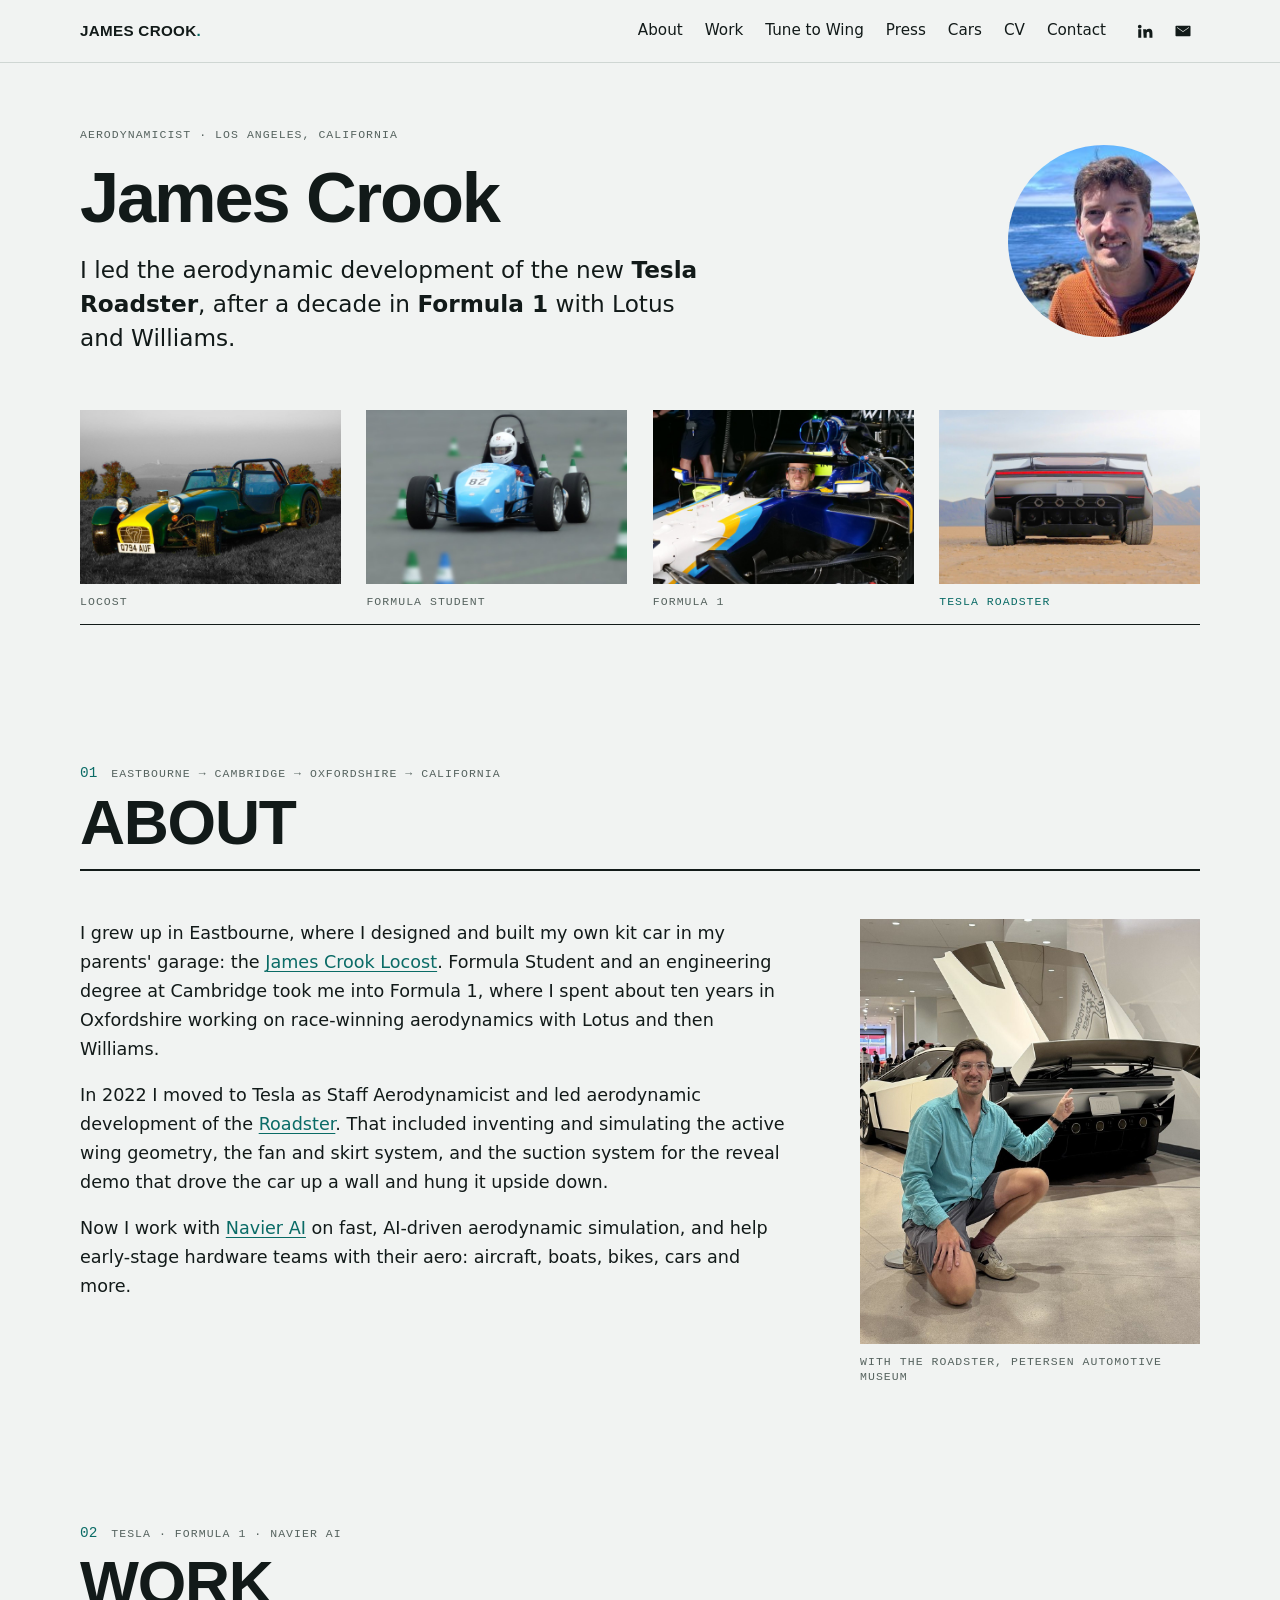
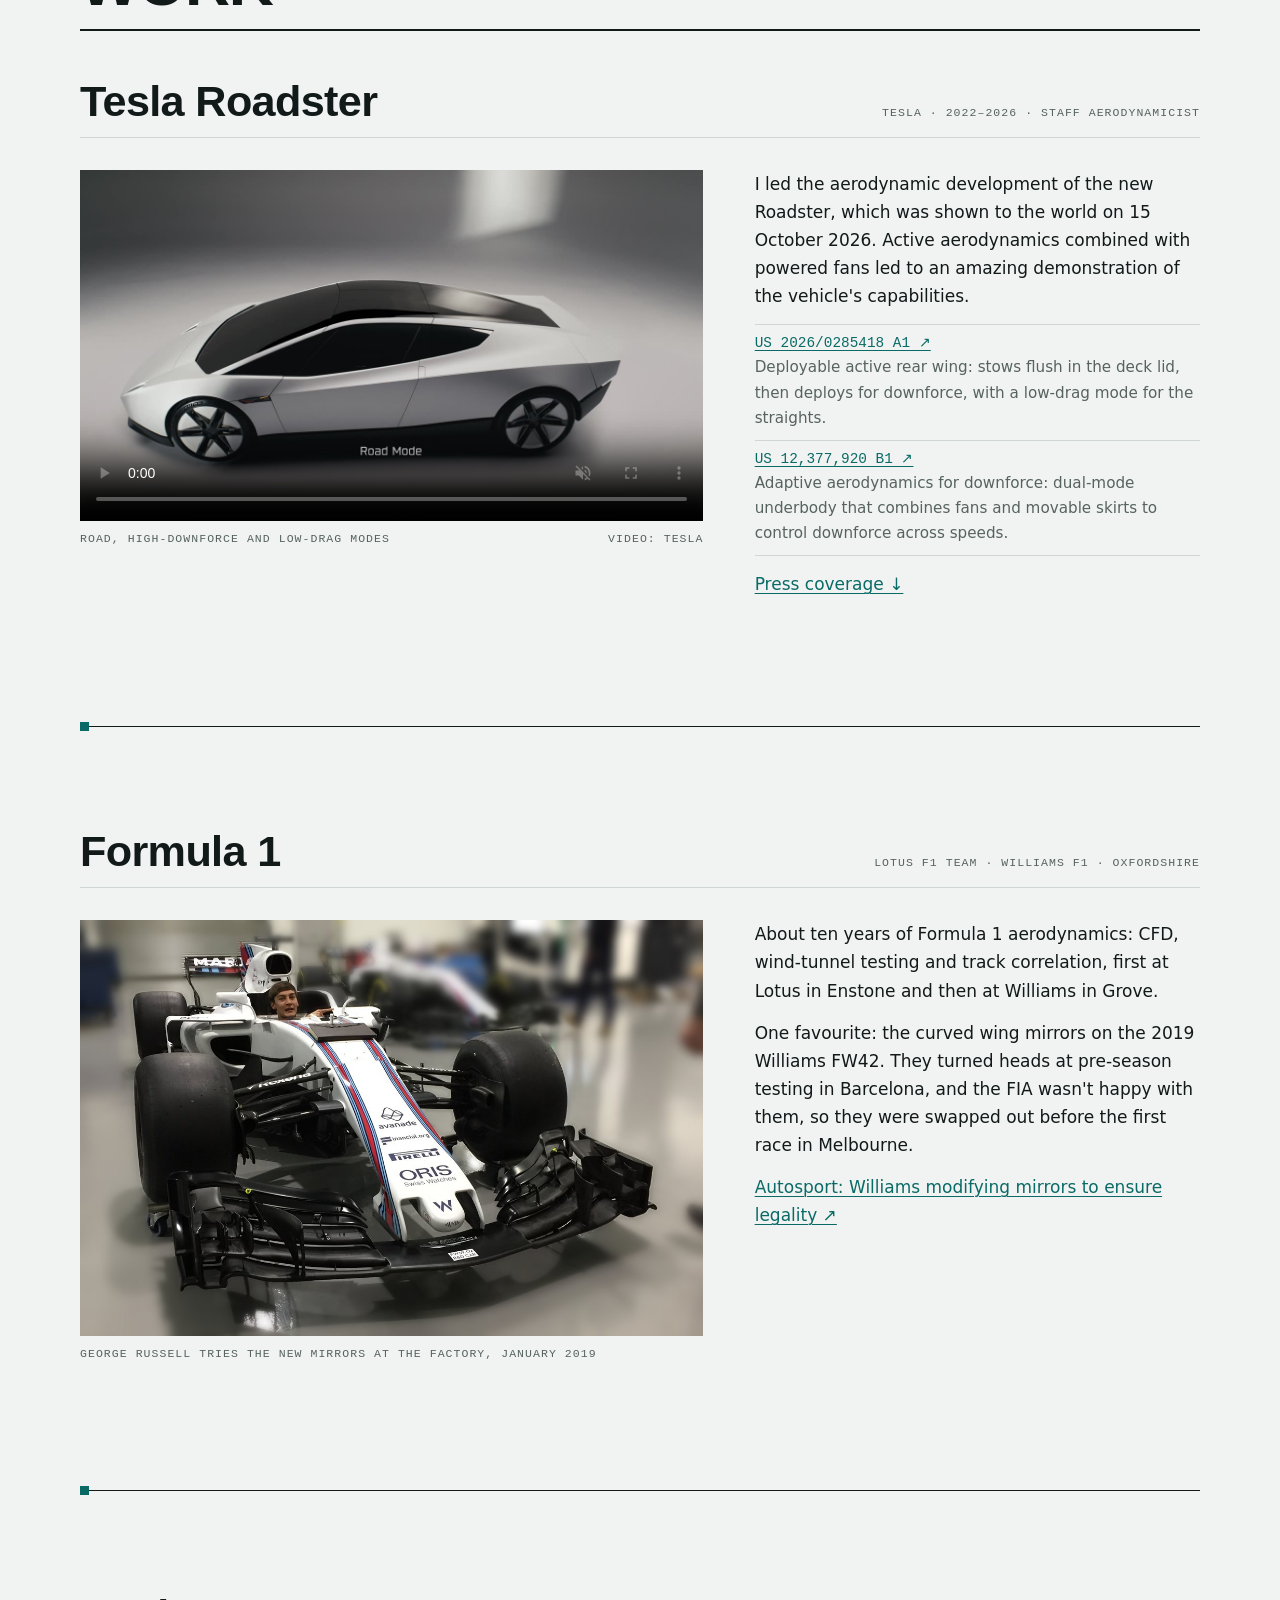
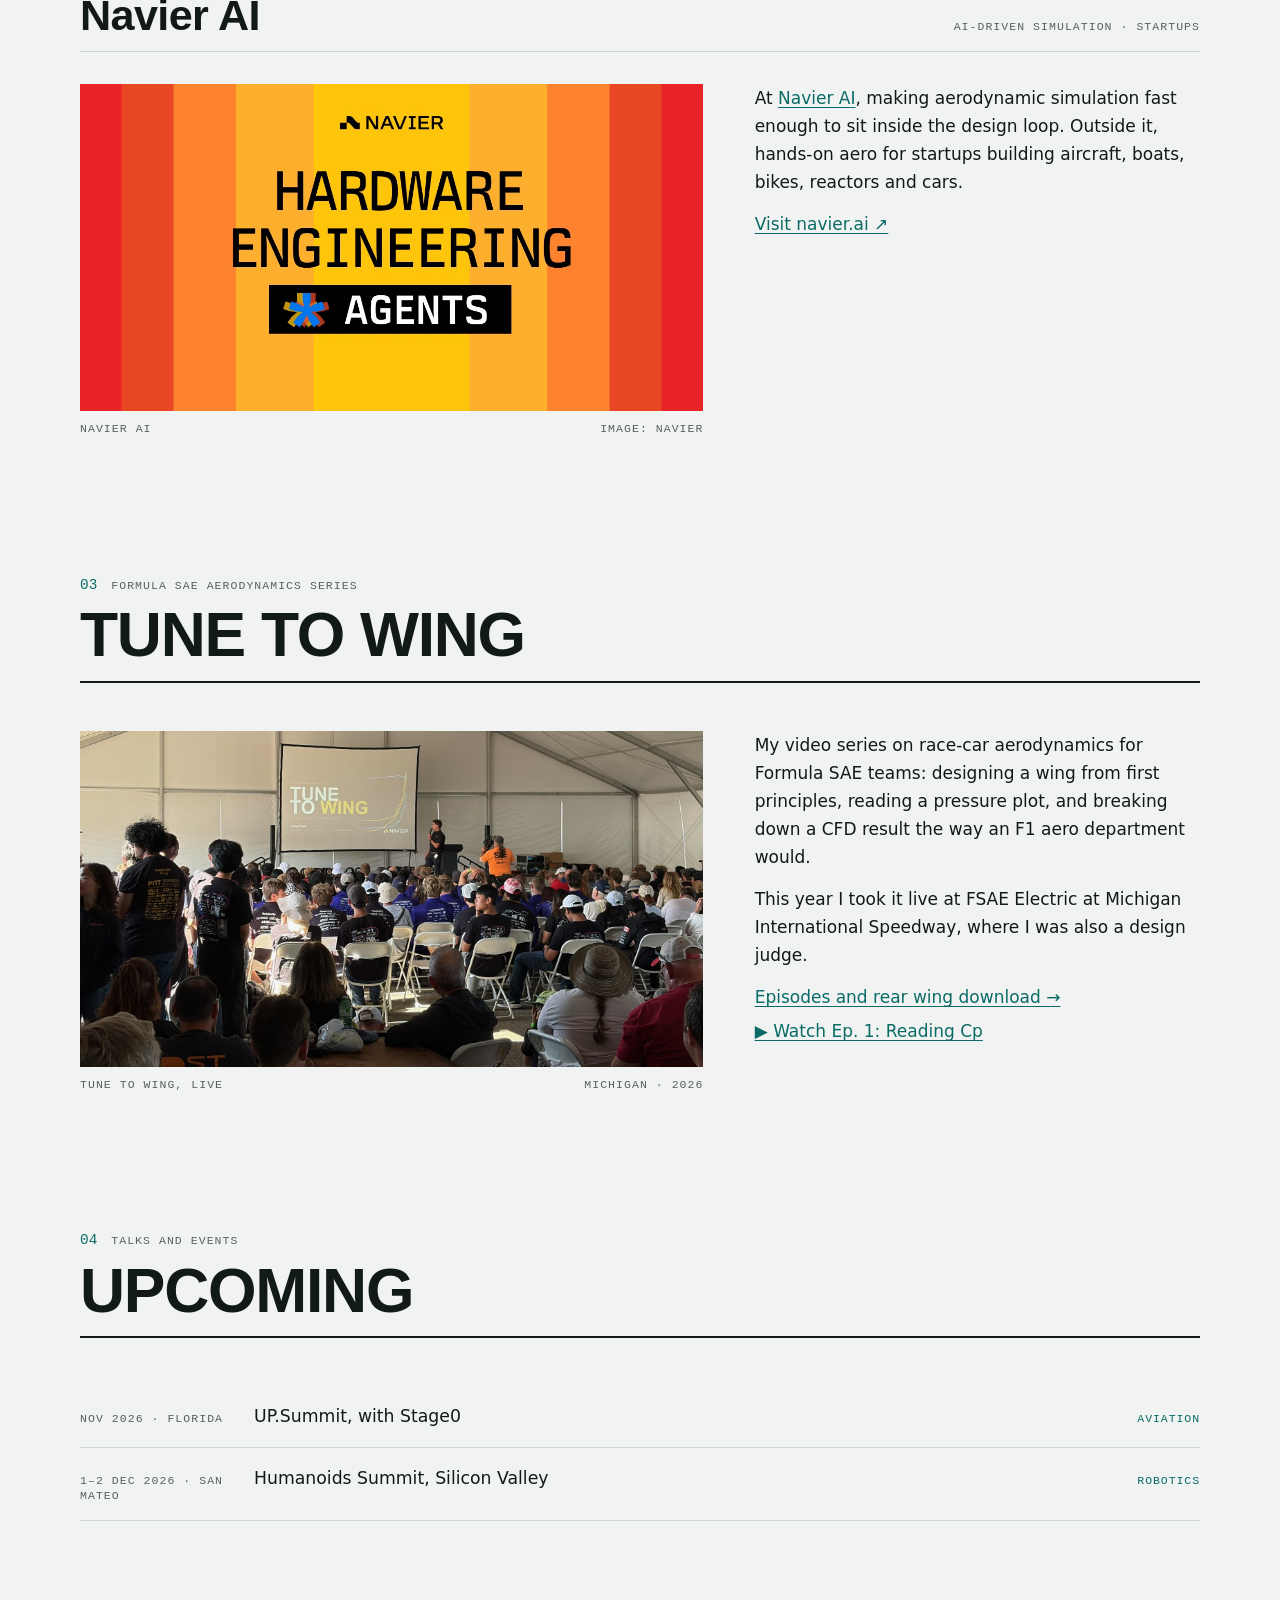
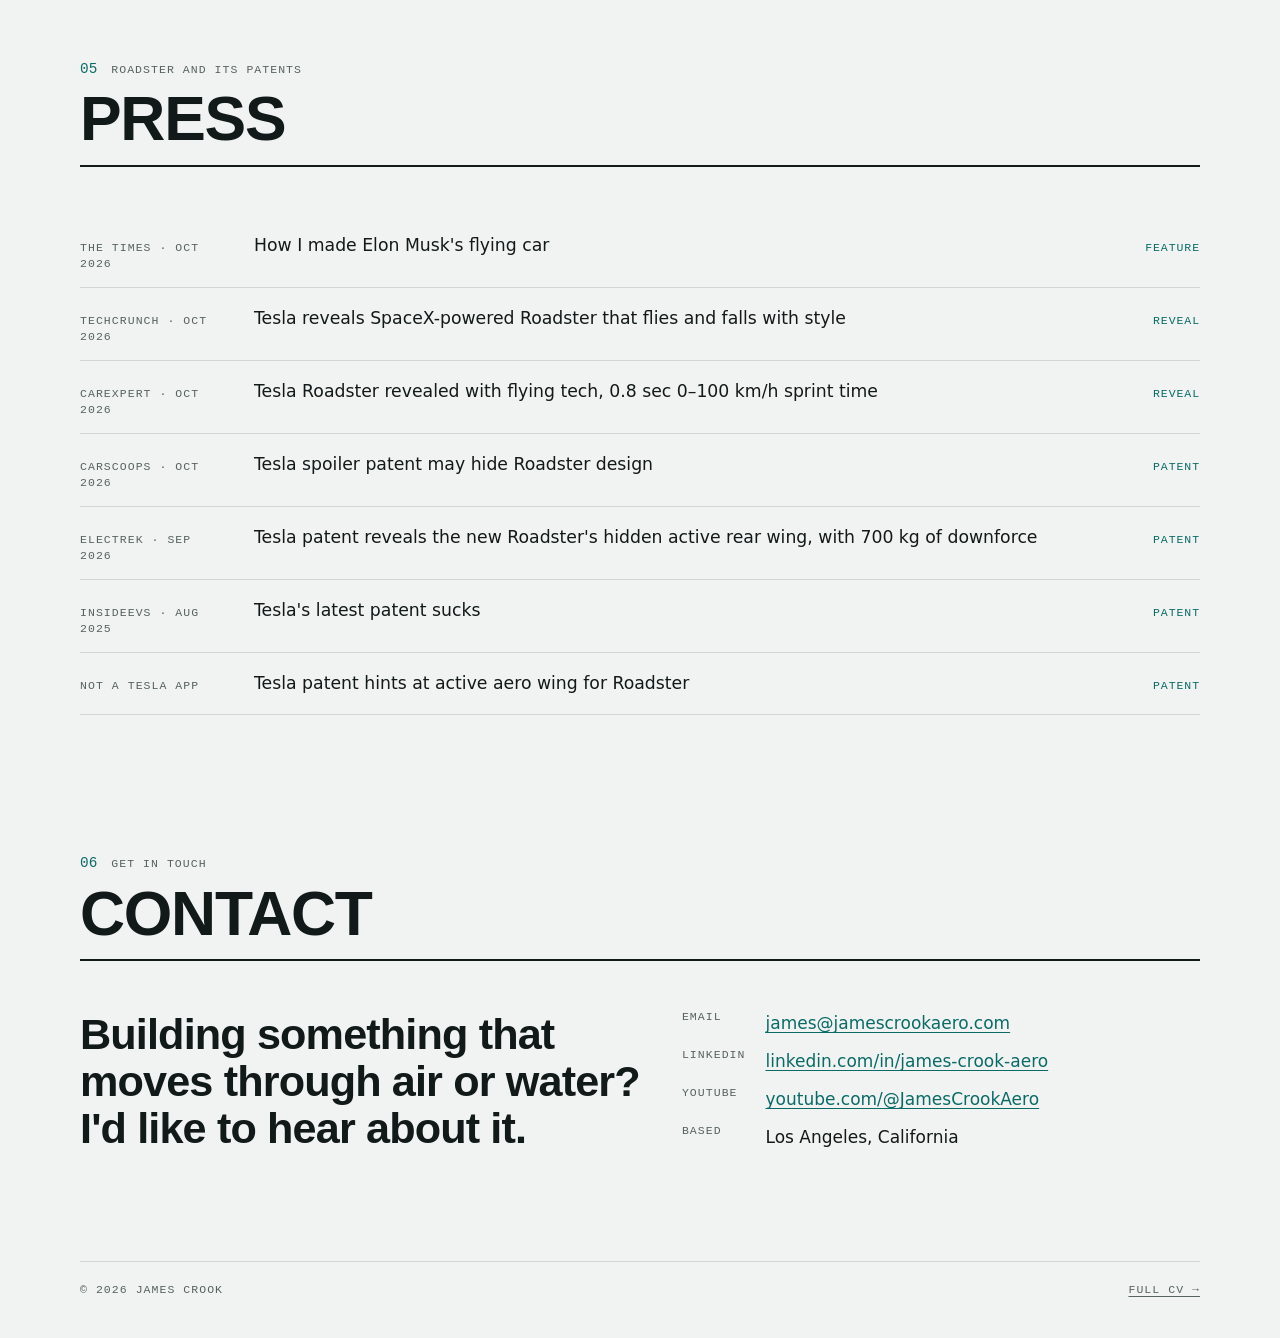
<file: index.html>
<!doctype html>
<html lang="en">
<head>
<meta charset="utf-8">
<meta http-equiv="Content-Security-Policy" content="default-src 'self'; script-src 'self'; style-src 'self' 'unsafe-inline' https://fonts.googleapis.com; font-src https://fonts.gstatic.com; img-src 'self' data: https://jamescrookaero.goatcounter.com; frame-src https://www.youtube-nocookie.com; connect-src 'self' https://jamescrookaero.goatcounter.com; object-src 'none'; base-uri 'self'; form-action 'none'">
<meta name="referrer" content="strict-origin-when-cross-origin">
<meta name="viewport" content="width=device-width, initial-scale=1, viewport-fit=cover">
<title>James Crook · Aerodynamicist</title>
<meta name="description" content="James Crook, aerodynamicist. Led aerodynamic development of the new Tesla Roadster after a decade in Formula 1 with Lotus and Williams.">
<meta property="og:title" content="James Crook · Aerodynamicist">
<meta property="og:description" content="Led aerodynamic development of the new Tesla Roadster, after a decade in Formula 1 with Lotus and Williams.">
<meta property="og:type" content="website">
<meta property="og:url" content="https://jamescrookaero.com/">
<meta property="og:image" content="https://jamescrookaero.com/og.png">
<meta property="og:image:width" content="1200">
<meta property="og:image:height" content="630">
<meta property="og:image:alt" content="James Crook, aerodynamicist">
<meta property="og:site_name" content="James Crook">
<meta name="twitter:card" content="summary_large_image">
<link rel="canonical" href="https://jamescrookaero.com/">
<link rel="icon" href="favicon.svg" type="image/svg+xml">
<link rel="preconnect" href="https://fonts.googleapis.com">
<link rel="preconnect" href="https://fonts.gstatic.com" crossorigin>
<link rel="stylesheet" href="https://fonts.googleapis.com/css2?family=Archivo:wdth,wght@62..125,100..900&family=Instrument+Sans:wght@400;500;600&family=IBM+Plex+Mono:wght@400;500&display=swap">
<link rel="stylesheet" href="styles.css">
<script type="application/ld+json">
{"@context":"https://schema.org","@type":"Person","name":"James Crook","url":"https://jamescrookaero.com/","image":"https://jamescrookaero.com/images/headshot.jpg","jobTitle":"Aerodynamicist","description":"Aerodynamicist. Led aerodynamic development of the Tesla Roadster after a decade in Formula 1 with Lotus and Williams.","homeLocation":{"@type":"Place","name":"Los Angeles, California"},"alumniOf":{"@type":"CollegeOrUniversity","name":"University of Cambridge"},"worksFor":{"@type":"Organization","name":"Navier AI","url":"https://navier.ai"},"knowsAbout":["Aerodynamics","Computational fluid dynamics","Active aerodynamics","Formula 1","Wind-tunnel testing"],"sameAs":["https://www.linkedin.com/in/james-crook-aero","https://www.youtube.com/@JamesCrookAero"]}
</script>
<script data-goatcounter="https://jamescrookaero.goatcounter.com/count" async src="gc.js"></script>
</head>
<body id="top">
<a class="skip" href="#main">Skip to main content</a>
<div class="bar"><div class="wrap">
  <header class="top">
    <a class="mark" href="#top">JAMES CROOK<span>.</span></a>
    <nav class="nav" aria-label="Main">
      <a href="#about">About</a><a href="#work">Work</a><a href="tune-to-wing.html">Tune to Wing</a><a href="#press">Press</a><a href="cars.html">Cars</a><a href="cv.html">CV</a><a href="#contact">Contact</a>
      <span class="icons">
        <a href="https://www.linkedin.com/in/james-crook-aero" aria-label="LinkedIn" target="_blank" rel="noopener"><svg viewBox="0 0 24 24"><path d="M4.98 3.5a2.5 2.5 0 1 1 0 5 2.5 2.5 0 0 1 0-5zM3 9.5h4V21H3zM9.5 9.5h3.8v1.6h.06c.53-1 1.83-2.06 3.77-2.06 4.03 0 4.77 2.65 4.77 6.1V21h-4v-5.1c0-1.22-.02-2.79-1.7-2.79-1.7 0-1.96 1.33-1.96 2.7V21h-4z"/></svg></a>
        <a href="mailto:james@jamescrookaero.com" aria-label="Email"><svg viewBox="0 0 24 24"><path d="M3 5h18a1 1 0 0 1 1 1v12a1 1 0 0 1-1 1H3a1 1 0 0 1-1-1V6a1 1 0 0 1 1-1zm9 7.3L4.4 7H4v.6l8 5.6 8-5.6V7h-.4z"/></svg></a>
      </span>
    </nav>
  </header>
</div></div>

<main id="main">
<div class="wrap">
  <div class="hero">
    <img class="avatar" src="images/headshot.jpg" width="200" height="200" alt="James Crook">
    <div class="label">Aerodynamicist · Los Angeles, California</div>
    <h1>James Crook</h1>
    <p class="lede">I led the aerodynamic development of the new <b>Tesla Roadster</b>, after a decade in <b>Formula 1</b> with Lotus and Williams.</p>
  </div>
</div>
<div class="wrap">
  <nav class="lineup" aria-label="Career progression: Locost, Formula Student, Formula 1, Tesla Roadster">
      <a href="cars.html#locost"><figure><img src="images/tl-locost.jpg" width="1200" height="800" alt="The Locost James built, in green and yellow, on the Sussex downs"><figcaption class="label">Locost</figcaption></figure></a>
      <a href="#about"><figure><img src="images/tl-fs.jpg" width="1200" height="800" alt="Formula Student car number 82 on a cone course"><figcaption class="label">Formula Student</figcaption></figure></a>
      <a href="#f1"><figure><img src="images/tl-williams-2021.jpg" width="1200" height="800" alt="James in the cockpit of the 2021 Williams Formula 1 car"><figcaption class="label">Formula 1</figcaption></figure></a>
      <a href="#tesla"><figure><img src="images/tl-roadster-desert.jpg" width="1200" height="800" alt="The new Tesla Roadster from the rear on a dry lake bed, rear wing raised"><figcaption class="label">Tesla Roadster</figcaption></figure></a>
  </nav>
</div>

<section id="about"><div class="wrap">
  <div class="sec-head"><span class="idx">01</span><h2>About</h2><span class="label">Eastbourne → Cambridge → Oxfordshire → California</span></div>
  <div class="about">
  <div class="prose">
    <p>I grew up in Eastbourne, where I designed and built my own kit car in my parents' garage: the <a href="cars.html#locost">James Crook Locost</a>. Formula Student and an engineering degree at Cambridge took me into Formula 1, where I spent about ten years in Oxfordshire working on race-winning aerodynamics with Lotus and then Williams.</p>
    <p>In 2022 I moved to Tesla as Staff Aerodynamicist and led aerodynamic development of the <a href="https://www.tesla.com/roadster" target="_blank" rel="noopener">Roadster</a>. That included inventing and simulating the active wing geometry, the fan and skirt system, and the suction system for the reveal demo that drove the car up a wall and hung it upside down.</p>
    <p>Now I work with <a href="https://navier.ai" target="_blank" rel="noopener">Navier AI</a> on fast, AI-driven aerodynamic simulation, and help early-stage hardware teams with their aero: aircraft, boats, bikes, cars and more.</p>
  </div>
  <figure class="photo">
    <img src="images/bio-roadster.jpg" width="1000" height="1250" alt="James Crook crouching beside the Tesla Roadster on display, pointing to its raised rear wing" loading="lazy">
    <figcaption class="label">With the Roadster, Petersen Automotive Museum</figcaption>
  </figure>
  </div>
</div></section>

<section id="work"><div class="wrap">
  <div class="sec-head"><span class="idx">02</span><h2>Work</h2><span class="label">Tesla · Formula 1 · Navier AI</span></div>

  <div class="sub" id="tesla">
  <div class="sub-head"><h3>Tesla Roadster</h3><span class="label">Tesla · 2022–2026 · Staff Aerodynamicist</span></div>
  <article class="feature">
    <figure class="photo">
      <video class="clip" src="videos/roadster-aero-modes.mp4" poster="images/roadster-aero-modes.jpg" width="1280" height="720" muted loop playsinline preload="none" controls aria-label="The Roadster's active aero: road, high-downforce and low-drag modes"></video>
      <figcaption class="label"><span>Road, high-downforce and low-drag modes</span><span>Video: Tesla</span></figcaption>
    </figure>
    <div class="copy">
      <p>I led the aerodynamic development of the new Roadster, which was shown to the world on 15 October 2026. Active aerodynamics combined with powered fans led to an amazing demonstration of the vehicle's capabilities.</p>
      <ul class="specs pats">
        <li><a href="https://image-ppubs.uspto.gov/dirsearch-public/print/downloadPdf/20260285418" target="_blank" rel="noopener">US 2026/0285418 A1 ↗</a><span>Deployable active rear wing: stows flush in the deck lid, then deploys for downforce, with a low-drag mode for the straights.</span></li>
        <li><a href="https://patents.google.com/patent/US12377920B1/en" target="_blank" rel="noopener">US 12,377,920 B1 ↗</a><span>Adaptive aerodynamics for downforce: dual-mode underbody that combines fans and movable skirts to control downforce across speeds.</span></li>
      </ul>
      <div class="links"><a href="#press">Press coverage ↓</a></div>
    </div>
  </article>
  </div>

  <div class="sub" id="f1">
  <div class="sub-head"><h3>Formula 1</h3><span class="label">Lotus F1 Team · Williams F1 · Oxfordshire</span></div>
  <article class="feature">
    <figure class="photo">
      <img src="images/tl-williams.jpg" width="1200" height="800" alt="George Russell in a Williams cockpit at the factory, trying the new curved wing mirrors" loading="lazy">
      <figcaption class="label"><span>George Russell tries the new mirrors at the factory, January 2019</span></figcaption>
    </figure>
    <div class="copy">
      <p>About ten years of Formula 1 aerodynamics: CFD, wind-tunnel testing and track correlation, first at Lotus in Enstone and then at Williams in Grove.</p>
      <p>One favourite: the curved wing mirrors on the 2019 Williams FW42. They turned heads at pre-season testing in Barcelona, and the FIA wasn't happy with them, so they were swapped out before the first race in Melbourne.</p>
      <div class="links"><a href="https://www.autosport.com/f1/news/williams-modifying-front-suspension-and-mirrors-to-ensure-legality-5280436/5280436/" target="_blank" rel="noopener">Autosport: Williams modifying mirrors to ensure legality ↗</a></div>
    </div>
  </article>
  </div>

  <div class="sub" id="navier">
  <div class="sub-head"><h3>Navier AI</h3><span class="label">AI-driven simulation · Startups</span></div>
  <article class="feature">
    <figure class="photo"><a href="https://navier.ai" target="_blank" rel="noopener"><img src="images/navier.jpg" width="1200" height="630" alt="Navier AI: hardware engineering agents" loading="lazy"></a><figcaption class="label"><span>Navier AI</span><span>Image: Navier</span></figcaption></figure>
    <div class="copy">
    <p>At <a href="https://navier.ai" target="_blank" rel="noopener">Navier AI</a>, making aerodynamic simulation fast enough to sit inside the design loop. Outside it, hands-on aero for startups building aircraft, boats, bikes, reactors and cars.</p>
    <div class="links"><a href="https://navier.ai" target="_blank" rel="noopener">Visit navier.ai ↗</a></div>
    </div>
  </article>
  </div>
</div></section>

<section id="tune-to-wing"><div class="wrap">
  <div class="sec-head"><span class="idx">03</span><h2>Tune to Wing</h2><span class="label">Formula SAE aerodynamics series</span></div>
  <article class="feature">
    <figure class="photo">
      <a href="tune-to-wing.html"><img src="images/ttw-audience.jpg" width="1800" height="969" alt="James presenting Tune to Wing to a packed tent of Formula SAE students at Michigan International Speedway" loading="lazy"></a>
      <figcaption class="label"><span>Tune to Wing, live</span><span>Michigan · 2026</span></figcaption>
    </figure>
    <div class="copy">
      <p>My video series on race-car aerodynamics for Formula SAE teams: designing a wing from first principles, reading a pressure plot, and breaking down a CFD result the way an F1 aero department would.</p>
      <p>This year I took it live at FSAE Electric at Michigan International Speedway, where I was also a design judge.</p>
      <div class="links"><a href="tune-to-wing.html">Episodes and rear wing download →</a><a href="https://www.youtube.com/watch?v=iVCHYiKXSA4" target="_blank" rel="noopener" data-yt="iVCHYiKXSA4" data-caption="Tune to Wing · Ep. 1: Reading Cp like an F1 engineer">▶ Watch Ep. 1: Reading Cp</a></div>
    </div>
  </article>
</div></section>

<section id="upcoming"><div class="wrap">
  <div class="sec-head"><span class="idx">04</span><h2>Upcoming</h2><span class="label">Talks and events</span></div>
  <ul class="press">
    <li><span class="label">Nov 2026 · Florida</span><span class="ev">UP.Summit, with Stage0</span><span class="tag">Aviation</span></li>
    <li><span class="label">1–2 Dec 2026 · San Mateo</span><a href="https://humanoidssummit.com/silicon-valley-2026" target="_blank" rel="noopener">Humanoids Summit, Silicon Valley</a><span class="tag">Robotics</span></li>
  </ul>
</div></section>

<section id="press"><div class="wrap">
  <div class="sec-head"><span class="idx">05</span><h2>Press</h2><span class="label">Roadster and its patents</span></div>
  <ul class="press">
    <li><span class="label">The Times · Oct 2026</span><a href="https://www.thetimes.com/business/technology/article/how-i-made-elon-musk-flying-car-20kx6j8dm" target="_blank" rel="noopener">How I made Elon Musk's flying car</a><span class="tag">Feature</span></li>
    <li><span class="label">TechCrunch · Oct 2026</span><a href="https://techcrunch.com/2026/10/15/tesla-reveals-spacex-powered-roadster-that-flies-and-falls-with-style/" target="_blank" rel="noopener">Tesla reveals SpaceX-powered Roadster that flies and falls with style</a><span class="tag">Reveal</span></li>
    <li><span class="label">CarExpert · Oct 2026</span><a href="https://www.carexpert.com.au/car-news/tesla-roadster-revealed-with-flying-tech-08sec-0-100kmh-sprint-time" target="_blank" rel="noopener">Tesla Roadster revealed with flying tech, 0.8 sec 0–100 km/h sprint time</a><span class="tag">Reveal</span></li>
    <li><span class="label">Carscoops · Oct 2026</span><a href="https://carscoops.com/2026/10/tesla-spoiler-patent-may-hide-roadster-design" target="_blank" rel="noopener">Tesla spoiler patent may hide Roadster design</a><span class="tag">Patent</span></li>
    <li><span class="label">Electrek · Sep 2026</span><a href="https://electrek.co/2026/09/25/tesla-patent-new-roadster-hidden-active-rear-wing-700-kg-downforce/" target="_blank" rel="noopener">Tesla patent reveals the new Roadster's hidden active rear wing, with 700 kg of downforce</a><span class="tag">Patent</span></li>
    <li><span class="label">InsideEVs · Aug 2025</span><a href="https://insideevs.com/news/768084/tesla-roadster-fan-car-patent/" target="_blank" rel="noopener">Tesla's latest patent sucks</a><span class="tag">Patent</span></li>
    <li><span class="label">Not a Tesla App</span><a href="https://www.notateslaapp.com/news/4741/tesla-patent-hints-at-active-aero-wing-for-roadster" target="_blank" rel="noopener">Tesla patent hints at active aero wing for Roadster</a><span class="tag">Patent</span></li>
  </ul>
</div></section>

<section id="contact"><div class="wrap">
  <div class="sec-head"><span class="idx">06</span><h2>Contact</h2><span class="label">Get in touch</span></div>
  <div class="contact">
  <p class="big">Building something that moves through air or water? I'd like to hear about it.</p>
  <dl>
    <dt class="label">Email</dt><dd><a href="mailto:james@jamescrookaero.com">james@jamescrookaero.com</a></dd>
    <dt class="label">LinkedIn</dt><dd><a href="https://www.linkedin.com/in/james-crook-aero" target="_blank" rel="noopener">linkedin.com/in/james-crook-aero</a></dd>
    <dt class="label">YouTube</dt><dd><a href="https://www.youtube.com/@JamesCrookAero" target="_blank" rel="noopener">youtube.com/@JamesCrookAero</a></dd>
    <dt class="label">Based</dt><dd>Los Angeles, California</dd>
  </dl>
  </div>
</div></section>
</main>

<div class="wrap"><footer><span class="label">© 2026 James Crook</span><a class="label" href="cv.html">Full CV →</a></footer></div>
<dialog class="lightbox" aria-label="Viewer"><div class="stage"></div><p class="label"></p><button type="button" aria-label="Close">×</button></dialog>
<script src="site.js" defer></script>
</body>
</html>
</file>
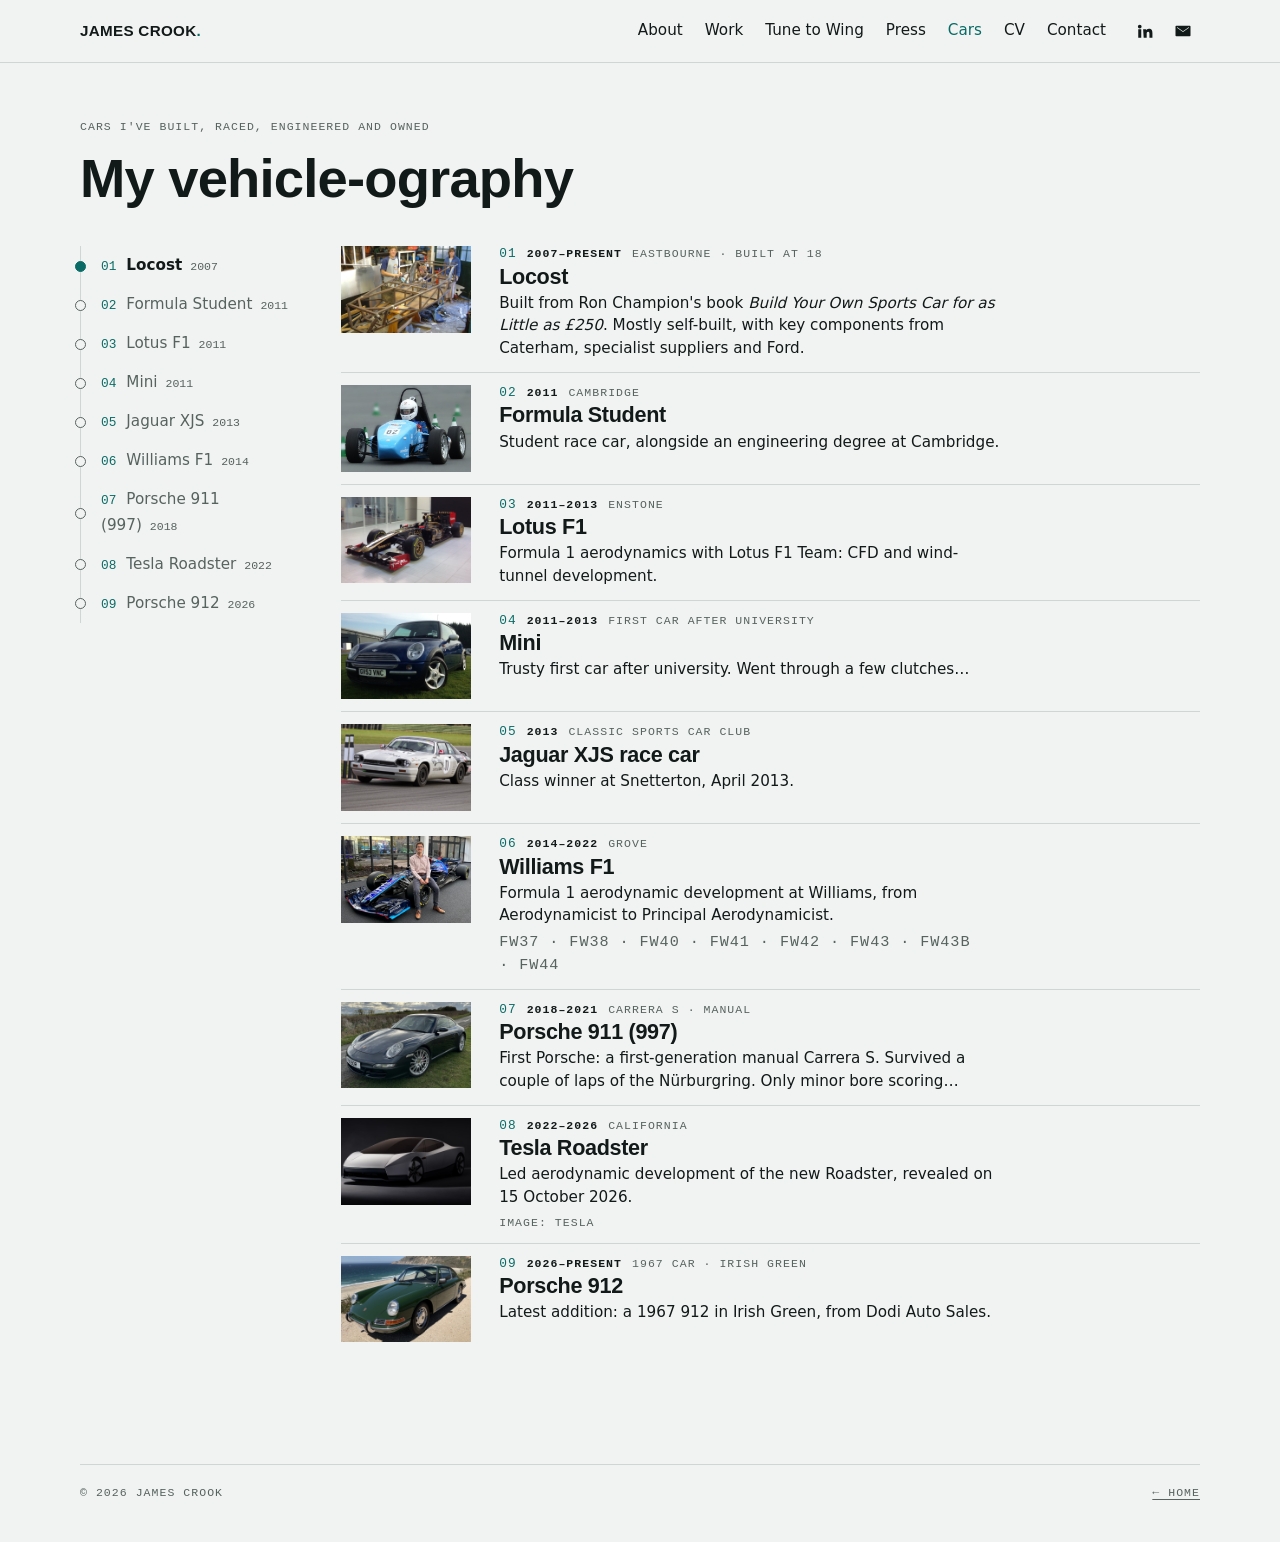
<file: cars.html>
<!doctype html>
<html lang="en">
<head>
<meta charset="utf-8">
<meta http-equiv="Content-Security-Policy" content="default-src 'self'; script-src 'self'; style-src 'self' 'unsafe-inline' https://fonts.googleapis.com; font-src https://fonts.gstatic.com; img-src 'self' data: https://jamescrookaero.goatcounter.com; frame-src https://www.youtube-nocookie.com; connect-src 'self' https://jamescrookaero.goatcounter.com; object-src 'none'; base-uri 'self'; form-action 'none'">
<meta name="referrer" content="strict-origin-when-cross-origin">
<meta name="viewport" content="width=device-width, initial-scale=1, viewport-fit=cover">
<title>Cars · James Crook</title>
<meta name="description" content="Vehicle-ography: the cars James Crook has built, raced and engineered, from a home-built Locost to the Tesla Roadster.">
<meta property="og:title" content="Cars · James Crook">
<meta property="og:description" content="From a home-built Locost to the Tesla Roadster.">
<meta property="og:type" content="profile">
<meta property="og:url" content="https://jamescrookaero.com/cars.html">
<meta property="og:image" content="https://jamescrookaero.com/og.png">
<meta property="og:image:width" content="1200">
<meta property="og:image:height" content="630">
<meta name="twitter:card" content="summary_large_image">
<link rel="canonical" href="https://jamescrookaero.com/cars.html">
<link rel="icon" href="favicon.svg" type="image/svg+xml">
<link rel="preconnect" href="https://fonts.googleapis.com">
<link rel="preconnect" href="https://fonts.gstatic.com" crossorigin>
<link rel="stylesheet" href="https://fonts.googleapis.com/css2?family=Archivo:wdth,wght@62..125,100..900&family=Instrument+Sans:wght@400;500;600&family=IBM+Plex+Mono:wght@400;500&display=swap">
<link rel="stylesheet" href="styles.css">
<script data-goatcounter="https://jamescrookaero.goatcounter.com/count" async src="gc.js"></script>
</head>
<body class="cars-page">
<a class="skip" href="#main">Skip to main content</a>
<div class="bar"><div class="wrap">
  <header class="top">
    <a class="mark" href="index.html">JAMES CROOK<span>.</span></a>
    <nav class="nav" aria-label="Main">
      <a href="index.html#about">About</a><a href="index.html#work">Work</a><a href="tune-to-wing.html">Tune to Wing</a><a href="index.html#press">Press</a><a href="cars.html" aria-current="page">Cars</a><a href="cv.html">CV</a><a href="index.html#contact">Contact</a>
      <span class="icons">
        <a href="https://www.linkedin.com/in/james-crook-aero" aria-label="LinkedIn" target="_blank" rel="noopener"><svg viewBox="0 0 24 24"><path d="M4.98 3.5a2.5 2.5 0 1 1 0 5 2.5 2.5 0 0 1 0-5zM3 9.5h4V21H3zM9.5 9.5h3.8v1.6h.06c.53-1 1.83-2.06 3.77-2.06 4.03 0 4.77 2.65 4.77 6.1V21h-4v-5.1c0-1.22-.02-2.79-1.7-2.79-1.7 0-1.96 1.33-1.96 2.7V21h-4z"/></svg></a>
        <a href="mailto:james@jamescrookaero.com" aria-label="Email"><svg viewBox="0 0 24 24"><path d="M3 5h18a1 1 0 0 1 1 1v12a1 1 0 0 1-1 1H3a1 1 0 0 1-1-1V6a1 1 0 0 1 1-1zm9 7.3L4.4 7H4v.6l8 5.6 8-5.6V7h-.4z"/></svg></a>
      </span>
    </nav>
  </header>
</div></div>

<main id="main"><div class="wrap">
  <div class="cv-hero">
    <div class="label">Cars I've built, raced, engineered and owned</div>
    <h1>My vehicle-ography</h1>
  </div>

  <div class="garage">
    <nav class="garage-nav" aria-label="Cars">
      <ol>
        <li><a href="#locost"><span class="vnum">01</span>Locost<span class="nyr">2007</span></a></li>
        <li><a href="#formula-student"><span class="vnum">02</span>Formula Student<span class="nyr">2011</span></a></li>
        <li><a href="#lotus"><span class="vnum">03</span>Lotus F1<span class="nyr">2011</span></a></li>
        <li><a href="#mini"><span class="vnum">04</span>Mini<span class="nyr">2011</span></a></li>
        <li><a href="#xjs"><span class="vnum">05</span>Jaguar XJS<span class="nyr">2013</span></a></li>
        <li><a href="#williams"><span class="vnum">06</span>Williams F1<span class="nyr">2014</span></a></li>
        <li><a href="#porsche-997"><span class="vnum">07</span>Porsche 911 (997)<span class="nyr">2018</span></a></li>
        <li><a href="#roadster"><span class="vnum">08</span>Tesla Roadster<span class="nyr">2022</span></a></li>
        <li><a href="#porsche-912"><span class="vnum">09</span>Porsche 912<span class="nyr">2026</span></a></li>
      </ol>
    </nav>
    <div class="garage-list">
      <article class="car" id="locost">
        <div class="pics one"><figure class="photo"><img src="images/cars/locost-frame.jpg" width="1200" height="800" alt="James with the Locost's bare steel frame in the garage" loading="lazy"><figcaption class="label">The frame</figcaption></figure></div>
        <div class="car-copy">
          <div class="label"><span class="vnum">01</span><span class="yr">2007–present</span>Eastbourne · built at 18</div>
          <h2>Locost</h2>
          <p>Built from Ron Champion's book <i>Build Your Own Sports Car for as Little as £250</i>. Mostly self-built, with key components from Caterham, specialist suppliers and Ford.</p>
        </div>
      </article>
      <article class="car" id="formula-student">
        <div class="pics one"><figure class="photo"><img src="images/cars/fs.jpg" width="916" height="611" alt="Formula Student car number 82 on a cone course" loading="lazy"></figure></div>
        <div class="car-copy">
          <div class="label"><span class="vnum">02</span><span class="yr">2011</span>Cambridge</div>
          <h2>Formula Student</h2>
          <p>Student race car, alongside an engineering degree at Cambridge.</p>
        </div>
      </article>
      <article class="car" id="lotus">
        <div class="pics one"><figure class="photo"><img src="images/cars/lotus.jpg" width="1400" height="933" alt="Black and gold Lotus Formula 1 car in the Enstone reception" loading="lazy"></figure></div>
        <div class="car-copy">
          <div class="label"><span class="vnum">03</span><span class="yr">2011–2013</span>Enstone</div>
          <h2>Lotus F1</h2>
          <p>Formula 1 aerodynamics with Lotus F1 Team: CFD and wind-tunnel development.</p>
        </div>
      </article>
      <article class="car" id="mini">
        <div class="pics one"><figure class="photo"><img src="images/cars/mini.jpg" width="1400" height="933" alt="Blue Mini parked on grass" loading="lazy"></figure></div>
        <div class="car-copy">
          <div class="label"><span class="vnum">04</span><span class="yr">2011–2013</span>First car after university</div>
          <h2>Mini</h2>
          <p>Trusty first car after university. Went through a few clutches…</p>
        </div>
      </article>
      <article class="car" id="xjs">
        <div class="pics one"><figure class="photo"><img src="images/cars/xjs.jpg" width="1400" height="933" alt="White Jaguar XJS race car, number 17, cornering on track" loading="lazy"></figure></div>
        <div class="car-copy">
          <div class="label"><span class="vnum">05</span><span class="yr">2013</span>Classic Sports Car Club</div>
          <h2>Jaguar XJS race car</h2>
          <p>Class winner at Snetterton, April 2013.</p>
        </div>
      </article>
      <article class="car" id="williams">
        <div class="pics one"><figure class="photo"><img src="images/cars/williams-showroom.jpg" width="1400" height="933" alt="James sitting on the front wheel of a Williams F1 show car in the factory reception at Grove" loading="lazy"></figure></div>
        <div class="car-copy">
          <div class="label"><span class="vnum">06</span><span class="yr">2014–2022</span>Grove</div>
          <h2>Williams F1</h2>
          <p>Formula 1 aerodynamic development at Williams, from Aerodynamicist to Principal Aerodynamicist.</p>
          <p class="label fw">FW37 · FW38 · FW40 · FW41 · FW42 · FW43 · FW43B · FW44</p>
        </div>
      </article>
      <article class="car" id="porsche-997">
        <div class="pics one"><figure class="photo"><img src="images/cars/997.jpg" width="1400" height="933" alt="Grey Porsche 911 Carrera S of the 997 generation on a country lane" loading="lazy"></figure></div>
        <div class="car-copy">
          <div class="label"><span class="vnum">07</span><span class="yr">2018–2021</span>Carrera S · manual</div>
          <h2>Porsche 911 (997)</h2>
          <p>First Porsche: a first-generation manual Carrera S. Survived a couple of laps of the Nürburgring. Only minor bore scoring…</p>
        </div>
      </article>
      <article class="car" id="roadster">
        <div class="pics one"><figure class="photo"><img src="images/cars/roadster.jpg" width="1200" height="800" alt="The new Tesla Roadster from the front three-quarter, in a studio" loading="lazy"></figure></div>
        <div class="car-copy">
          <div class="label"><span class="vnum">08</span><span class="yr">2022–2026</span>California</div>
          <h2>Tesla Roadster</h2>
          <p>Led aerodynamic development of the new Roadster, revealed on 15 October 2026. <span class="label">Image: Tesla</span></p>
        </div>
      </article>
      <article class="car" id="porsche-912">
        <div class="pics one"><figure class="photo"><img src="images/cars/912.jpg" width="1400" height="933" alt="Green 1967 Porsche 912 parked above a beach on the coast" loading="lazy"></figure></div>
        <div class="car-copy">
          <div class="label"><span class="vnum">09</span><span class="yr">2026–present</span>1967 car · Irish Green</div>
          <h2>Porsche 912</h2>
          <p>Latest addition: a 1967 912 in Irish Green, from Dodi Auto Sales.</p>
        </div>
      </article>
    </div>
  </div>
</div></main>

<div class="wrap"><footer><span class="label">© 2026 James Crook</span><a class="label" href="index.html">← Home</a></footer></div>
<dialog class="lightbox" aria-label="Viewer"><div class="stage"></div><p class="label"></p><button type="button" aria-label="Close">×</button></dialog>
<script src="site.js" defer></script>
</body>
</html>
</file>
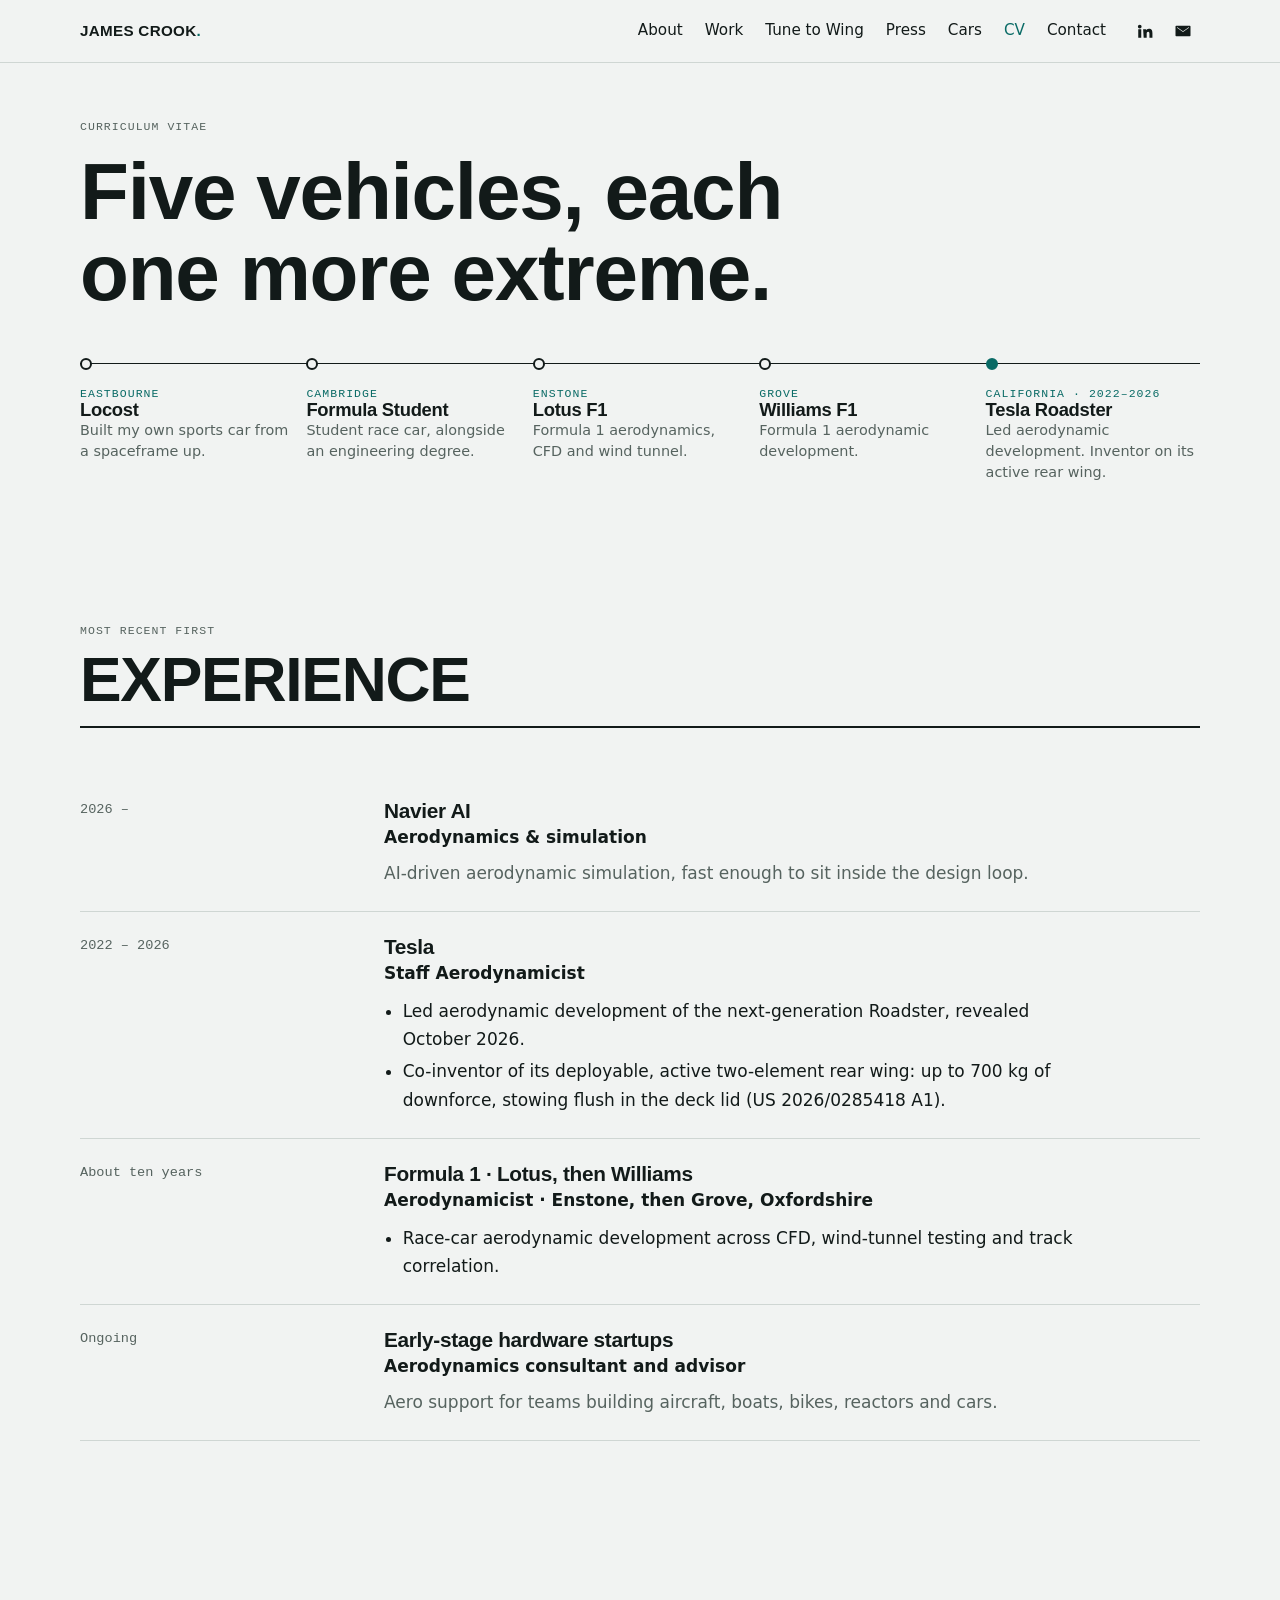
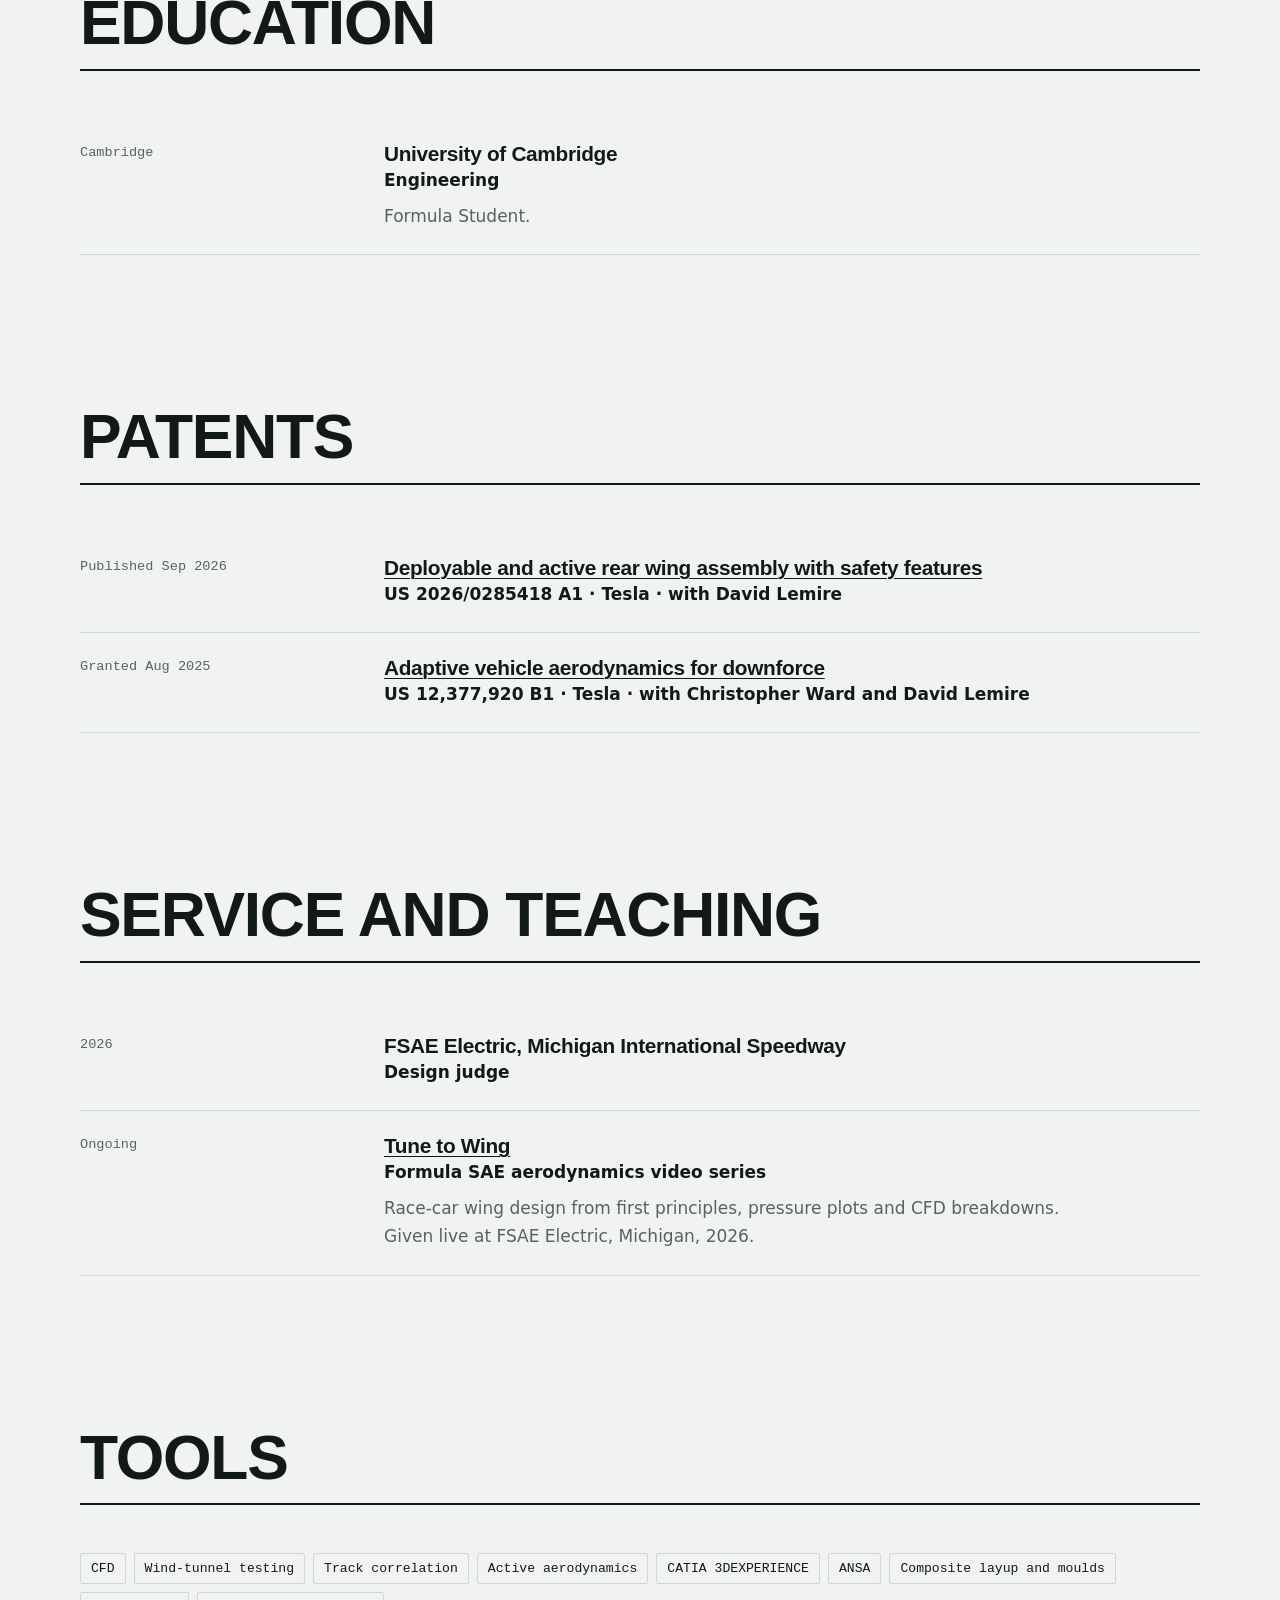
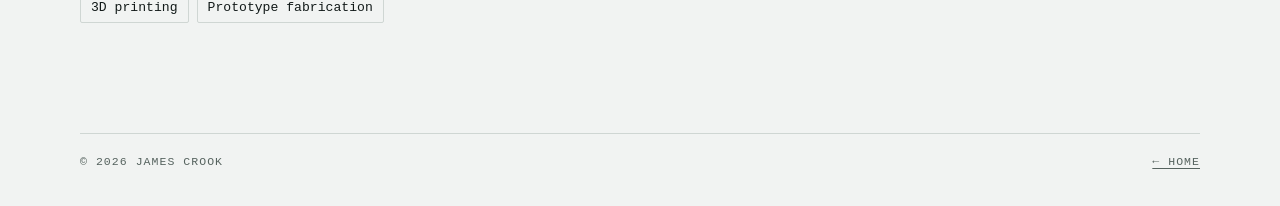
<file: cv.html>
<!doctype html>
<html lang="en">
<head>
<meta charset="utf-8">
<meta http-equiv="Content-Security-Policy" content="default-src 'self'; script-src 'self'; style-src 'self' 'unsafe-inline' https://fonts.googleapis.com; font-src https://fonts.gstatic.com; img-src 'self' data: https://jamescrookaero.goatcounter.com; frame-src https://www.youtube-nocookie.com; connect-src 'self' https://jamescrookaero.goatcounter.com; object-src 'none'; base-uri 'self'; form-action 'none'">
<meta name="referrer" content="strict-origin-when-cross-origin">
<meta name="viewport" content="width=device-width, initial-scale=1, viewport-fit=cover">
<title>CV · James Crook</title>
<meta name="description" content="CV of James Crook, aerodynamicist: Formula Student, Lotus F1, Williams F1 and the Tesla Roadster.">
<meta property="og:title" content="CV · James Crook">
<meta property="og:description" content="Formula Student, Lotus F1, Williams F1 and the Tesla Roadster.">
<meta property="og:type" content="profile">
<meta property="og:url" content="https://jamescrookaero.com/cv.html">
<meta property="og:image" content="https://jamescrookaero.com/og.png">
<meta property="og:image:width" content="1200">
<meta property="og:image:height" content="630">
<meta name="twitter:card" content="summary_large_image">
<link rel="canonical" href="https://jamescrookaero.com/cv.html">
<link rel="icon" href="favicon.svg" type="image/svg+xml">
<link rel="preconnect" href="https://fonts.googleapis.com">
<link rel="preconnect" href="https://fonts.gstatic.com" crossorigin>
<link rel="stylesheet" href="https://fonts.googleapis.com/css2?family=Archivo:wdth,wght@62..125,100..900&family=Instrument+Sans:wght@400;500;600&family=IBM+Plex+Mono:wght@400;500&display=swap">
<link rel="stylesheet" href="styles.css">
<script data-goatcounter="https://jamescrookaero.goatcounter.com/count" async src="gc.js"></script>
</head>
<body>
<a class="skip" href="#main">Skip to main content</a>
<div class="bar"><div class="wrap">
  <header class="top">
    <a class="mark" href="index.html">JAMES CROOK<span>.</span></a>
    <nav class="nav" aria-label="Main">
      <a href="index.html#about">About</a><a href="index.html#work">Work</a><a href="tune-to-wing.html">Tune to Wing</a><a href="index.html#press">Press</a><a href="cars.html">Cars</a><a href="cv.html" aria-current="page">CV</a><a href="index.html#contact">Contact</a>
      <span class="icons">
        <a href="https://www.linkedin.com/in/james-crook-aero" aria-label="LinkedIn" target="_blank" rel="noopener"><svg viewBox="0 0 24 24"><path d="M4.98 3.5a2.5 2.5 0 1 1 0 5 2.5 2.5 0 0 1 0-5zM3 9.5h4V21H3zM9.5 9.5h3.8v1.6h.06c.53-1 1.83-2.06 3.77-2.06 4.03 0 4.77 2.65 4.77 6.1V21h-4v-5.1c0-1.22-.02-2.79-1.7-2.79-1.7 0-1.96 1.33-1.96 2.7V21h-4z"/></svg></a>
        <a href="mailto:james@jamescrookaero.com" aria-label="Email"><svg viewBox="0 0 24 24"><path d="M3 5h18a1 1 0 0 1 1 1v12a1 1 0 0 1-1 1H3a1 1 0 0 1-1-1V6a1 1 0 0 1 1-1zm9 7.3L4.4 7H4v.6l8 5.6 8-5.6V7h-.4z"/></svg></a>
      </span>
    </nav>
  </header>
</div></div>

<main id="main"><div class="wrap">
  <div class="cv-hero">
    <div class="label">Curriculum vitae</div>
    <h1>Five vehicles, each one more extreme.</h1>
  </div>

  <ol class="line" aria-label="Career progression">
    <li class="stop">
      <div><span class="dot"></span><div class="label">Eastbourne</div><h3>Locost</h3><p>Built my own sports car from a spaceframe up.</p></div>
    </li>
    <li class="stop">
      <div><span class="dot"></span><div class="label">Cambridge</div><h3>Formula Student</h3><p>Student race car, alongside an engineering degree.</p></div>
    </li>
    <li class="stop">
      <div><span class="dot"></span><div class="label">Enstone</div><h3>Lotus F1</h3><p>Formula 1 aerodynamics, CFD and wind tunnel.</p></div>
    </li>
    <li class="stop">
      <div><span class="dot"></span><div class="label">Grove</div><h3>Williams F1</h3><p>Formula 1 aerodynamic development.</p></div>
    </li>
    <li class="stop">
      <div><span class="dot"></span><div class="label">California · 2022–2026</div><h3>Tesla Roadster</h3><p>Led aerodynamic development. Inventor on its active rear wing.</p></div>
    </li>
  </ol>

  <section aria-labelledby="exp"><div class="sec-head"><h2 id="exp">Experience</h2><span class="label">Most recent first</span></div>
    <div class="entries">
      <div class="entry"><div class="when">2026 –</div><div><h3>Navier AI</h3><div class="role">Aerodynamics &amp; simulation</div><p>AI-driven aerodynamic simulation, fast enough to sit inside the design loop.</p></div></div>
      <div class="entry"><div class="when">2022 – 2026</div><div><h3>Tesla</h3><div class="role">Staff Aerodynamicist</div>
        <ul><li>Led aerodynamic development of the next-generation Roadster, revealed October 2026.</li>
        <li>Co-inventor of its deployable, active two-element rear wing: up to 700 kg of downforce, stowing flush in the deck lid (US 2026/0285418 A1).</li></ul></div></div>
      <div class="entry"><div class="when">About ten years</div><div><h3>Formula 1 · Lotus, then Williams</h3><div class="role">Aerodynamicist · Enstone, then Grove, Oxfordshire</div>
        <ul><li>Race-car aerodynamic development across CFD, wind-tunnel testing and track correlation.</li></ul></div></div>
      <div class="entry"><div class="when">Ongoing</div><div><h3>Early-stage hardware startups</h3><div class="role">Aerodynamics consultant and advisor</div><p>Aero support for teams building aircraft, boats, bikes, reactors and cars.</p></div></div>
    </div>
  </section>

  <section aria-labelledby="edu"><div class="sec-head"><h2 id="edu">Education</h2></div>
    <div class="entries">
      <div class="entry"><div class="when">Cambridge</div><div><h3>University of Cambridge</h3><div class="role">Engineering</div><p>Formula Student.</p></div></div>
    </div>
  </section>

  <section aria-labelledby="pat"><div class="sec-head"><h2 id="pat">Patents</h2></div>
    <div class="entries">
      <div class="entry"><div class="when">Published Sep 2026</div><div><h3><a href="https://image-ppubs.uspto.gov/dirsearch-public/print/downloadPdf/20260285418" target="_blank" rel="noopener" style="color:inherit">Deployable and active rear wing assembly with safety features</a></h3><div class="role">US 2026/0285418 A1 · Tesla · with David Lemire</div></div></div>
      <div class="entry"><div class="when">Granted Aug 2025</div><div><h3><a href="https://patents.google.com/patent/US12377920B1/en" target="_blank" rel="noopener" style="color:inherit">Adaptive vehicle aerodynamics for downforce</a></h3><div class="role">US 12,377,920 B1 · Tesla · with Christopher Ward and David Lemire</div></div></div>
    </div>
  </section>

  <section aria-labelledby="svc"><div class="sec-head"><h2 id="svc">Service and teaching</h2></div>
    <div class="entries">
      <div class="entry"><div class="when">2026</div><div><h3>FSAE Electric, Michigan International Speedway</h3><div class="role">Design judge</div></div></div>
      <div class="entry"><div class="when">Ongoing</div><div><h3><a href="https://www.youtube.com/@JamesCrookAero" target="_blank" rel="noopener" style="color:inherit">Tune to Wing</a></h3><div class="role">Formula SAE aerodynamics video series</div><p>Race-car wing design from first principles, pressure plots and CFD breakdowns. Given live at FSAE Electric, Michigan, 2026.</p></div></div>
    </div>
  </section>

  <section aria-labelledby="tools"><div class="sec-head"><h2 id="tools">Tools</h2></div>
    <div class="chips"><span>CFD</span><span>Wind-tunnel testing</span><span>Track correlation</span><span>Active aerodynamics</span><span>CATIA 3DEXPERIENCE</span><span>ANSA</span><span>Composite layup and moulds</span><span>3D printing</span><span>Prototype fabrication</span></div>
  </section>
</div></main>

<div class="wrap"><footer><span class="label">© 2026 James Crook</span><a class="label" href="index.html">← Home</a></footer></div>
</body>
</html>
</file>
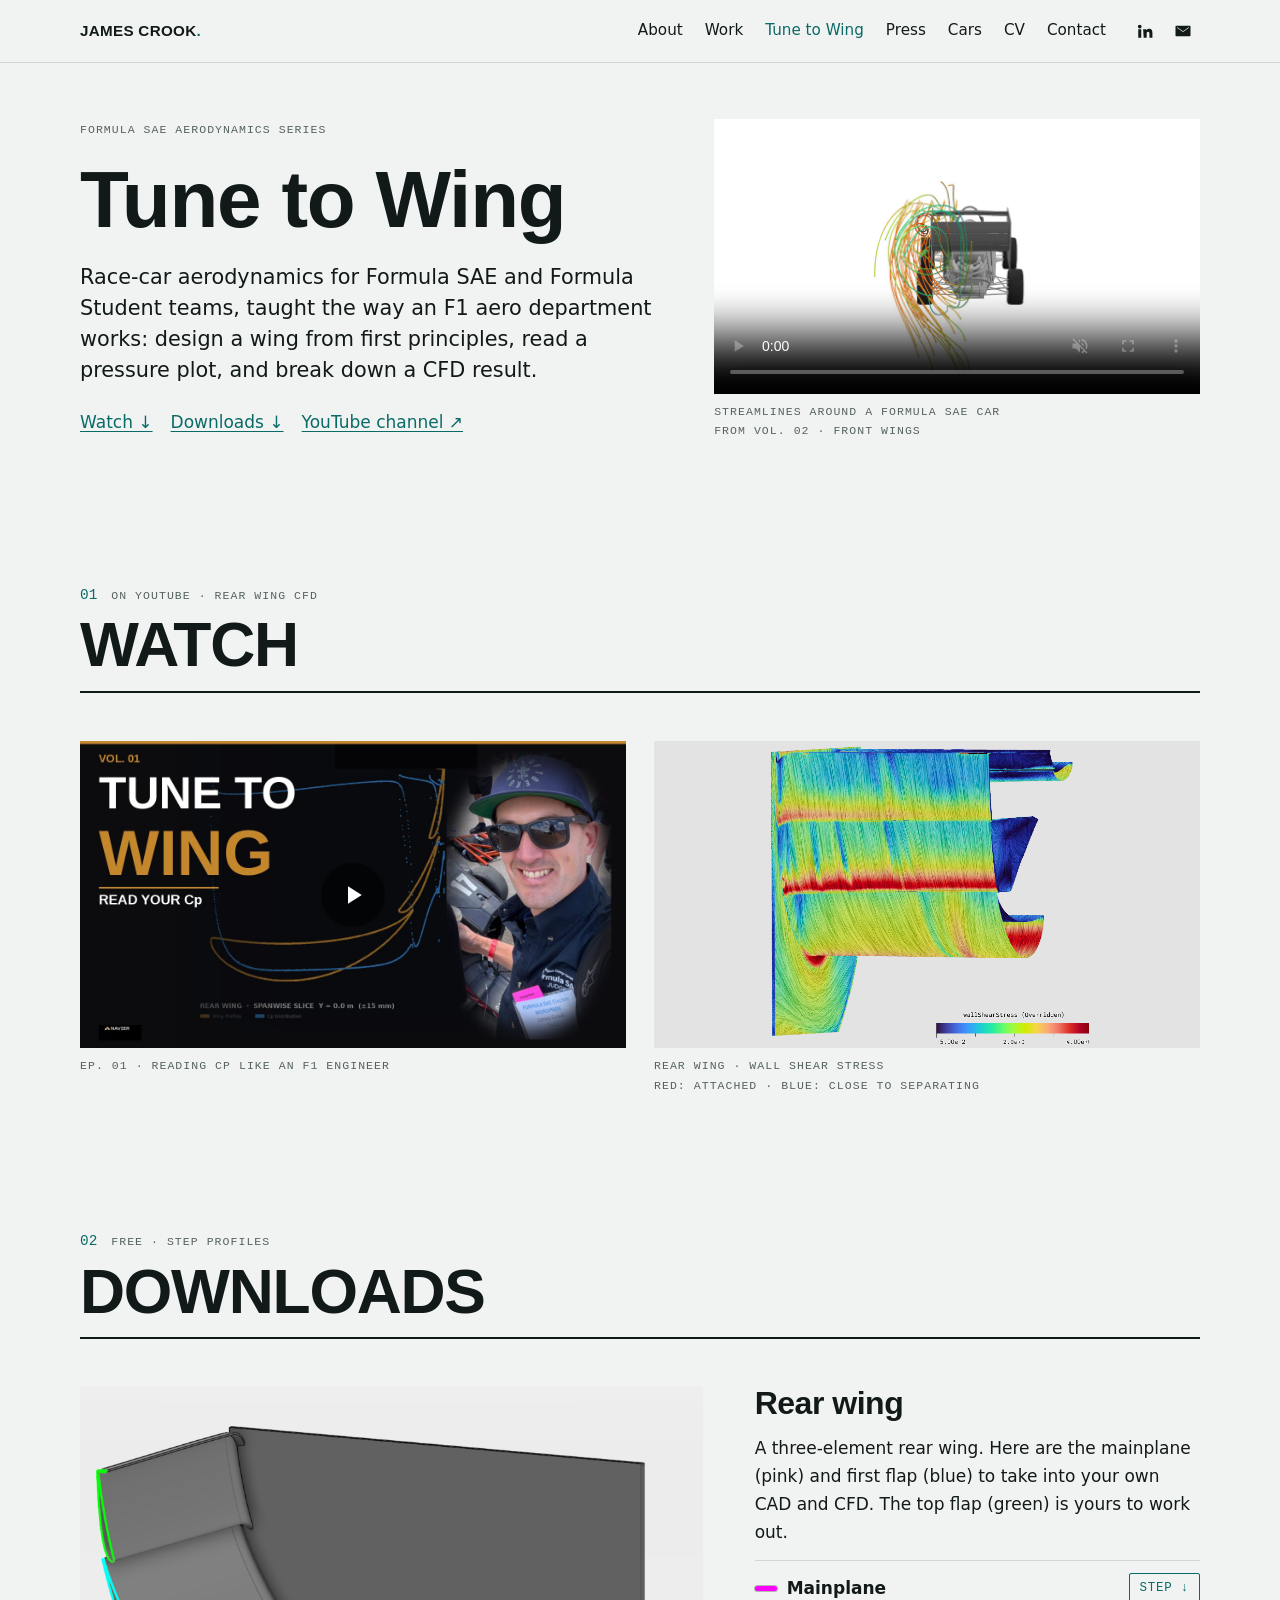
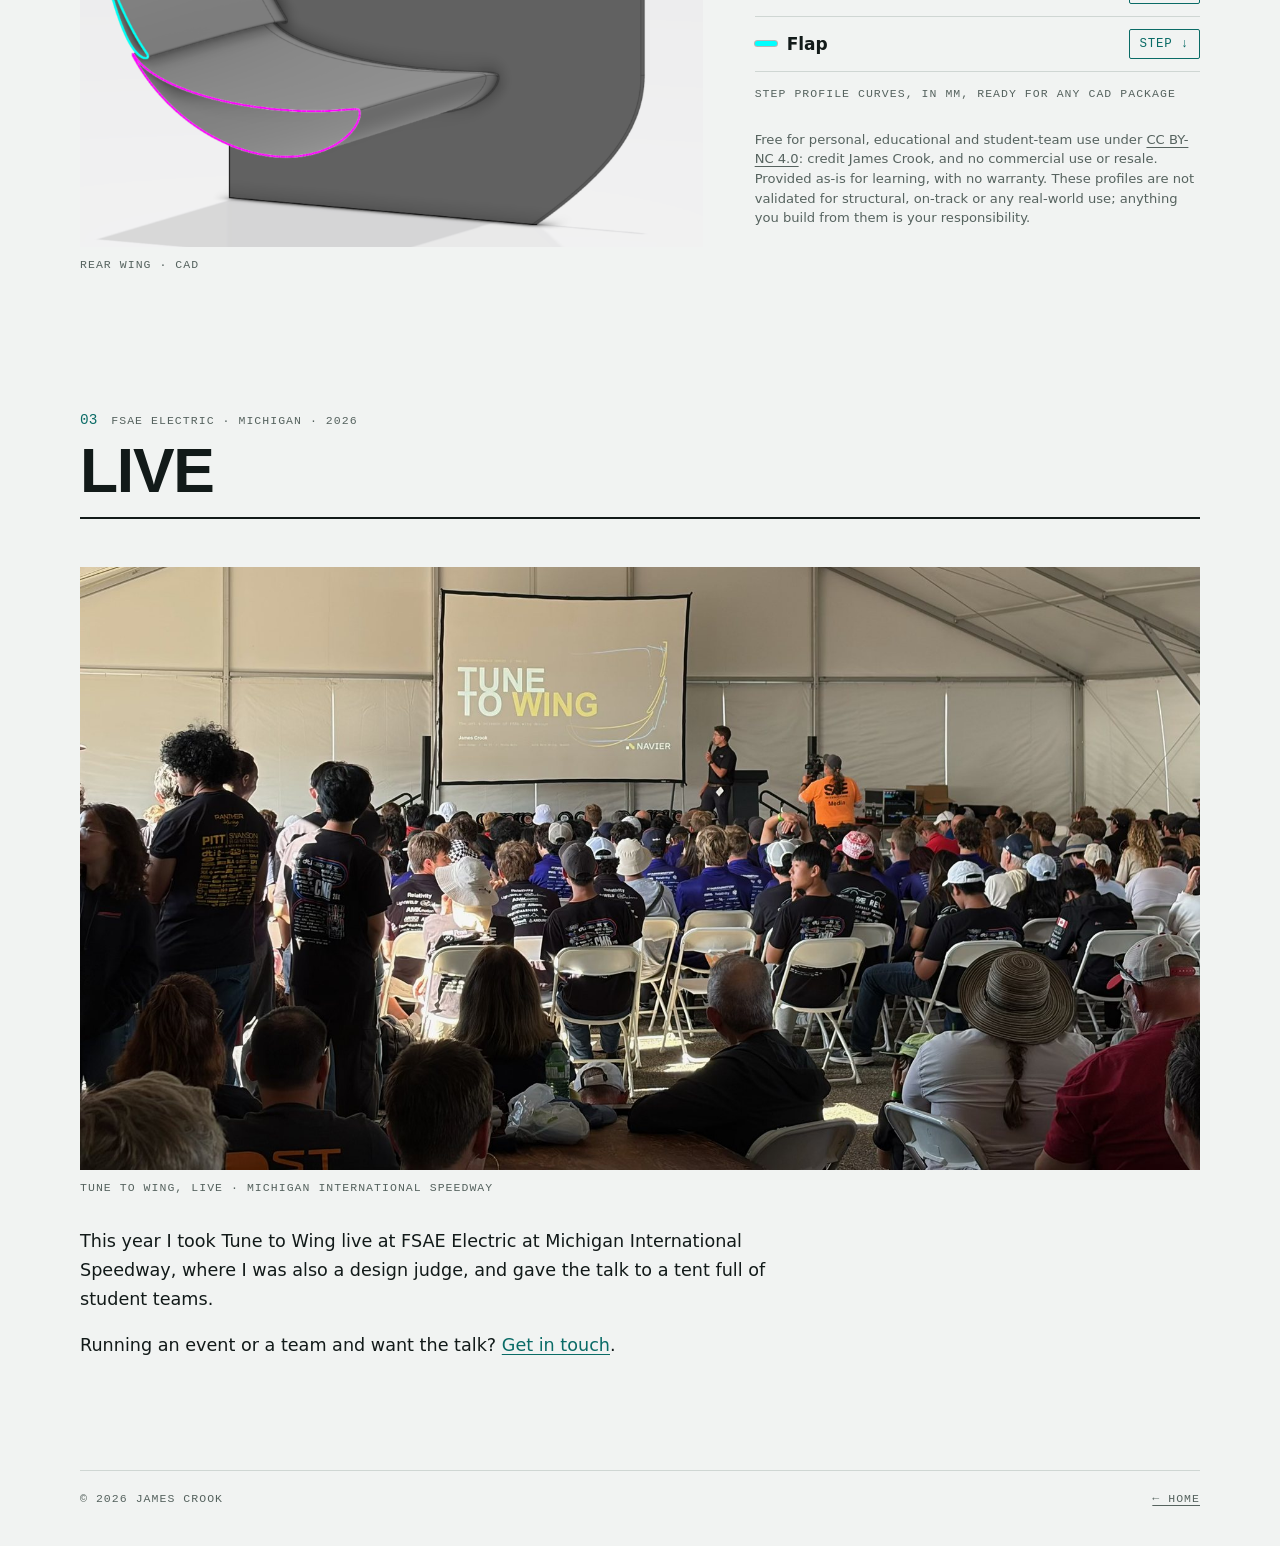
<file: tune-to-wing.html>
<!doctype html>
<html lang="en">
<head>
<meta charset="utf-8">
<meta http-equiv="Content-Security-Policy" content="default-src 'self'; script-src 'self'; style-src 'self' 'unsafe-inline' https://fonts.googleapis.com; font-src https://fonts.gstatic.com; img-src 'self' data: https://jamescrookaero.goatcounter.com; frame-src https://www.youtube-nocookie.com; connect-src 'self' https://jamescrookaero.goatcounter.com; object-src 'none'; base-uri 'self'; form-action 'none'">
<meta name="referrer" content="strict-origin-when-cross-origin">
<meta name="viewport" content="width=device-width, initial-scale=1, viewport-fit=cover">
<title>Tune to Wing · James Crook</title>
<meta name="description" content="Tune to Wing: race-car aerodynamics for Formula SAE teams from former F1 and Tesla Roadster aerodynamicist James Crook. Videos, and a rear wing you can download.">
<meta property="og:title" content="Tune to Wing · James Crook">
<meta property="og:description" content="Race-car aerodynamics for Formula SAE teams. Videos, and a rear wing you can download.">
<meta property="og:type" content="website">
<meta property="og:url" content="https://jamescrookaero.com/tune-to-wing.html">
<meta property="og:image" content="https://jamescrookaero.com/images/ttw-audience.jpg">
<meta name="twitter:card" content="summary_large_image">
<link rel="canonical" href="https://jamescrookaero.com/tune-to-wing.html">
<link rel="icon" href="favicon.svg" type="image/svg+xml">
<link rel="preconnect" href="https://fonts.googleapis.com">
<link rel="preconnect" href="https://fonts.gstatic.com" crossorigin>
<link rel="stylesheet" href="https://fonts.googleapis.com/css2?family=Archivo:wdth,wght@62..125,100..900&family=Instrument+Sans:wght@400;500;600&family=IBM+Plex+Mono:wght@400;500&display=swap">
<link rel="stylesheet" href="styles.css">
<script data-goatcounter="https://jamescrookaero.goatcounter.com/count" async src="gc.js"></script>
</head>
<body class="ttw-page">
<a class="skip" href="#main">Skip to main content</a>
<div class="bar"><div class="wrap">
  <header class="top">
    <a class="mark" href="index.html">JAMES CROOK<span>.</span></a>
    <nav class="nav" aria-label="Main">
      <a href="index.html#about">About</a><a href="index.html#work">Work</a><a href="tune-to-wing.html" aria-current="page">Tune to Wing</a><a href="index.html#press">Press</a><a href="cars.html">Cars</a><a href="cv.html">CV</a><a href="index.html#contact">Contact</a>
      <span class="icons">
        <a href="https://www.linkedin.com/in/james-crook-aero" aria-label="LinkedIn" target="_blank" rel="noopener"><svg viewBox="0 0 24 24"><path d="M4.98 3.5a2.5 2.5 0 1 1 0 5 2.5 2.5 0 0 1 0-5zM3 9.5h4V21H3zM9.5 9.5h3.8v1.6h.06c.53-1 1.83-2.06 3.77-2.06 4.03 0 4.77 2.65 4.77 6.1V21h-4v-5.1c0-1.22-.02-2.79-1.7-2.79-1.7 0-1.96 1.33-1.96 2.7V21h-4z"/></svg></a>
        <a href="mailto:james@jamescrookaero.com" aria-label="Email"><svg viewBox="0 0 24 24"><path d="M3 5h18a1 1 0 0 1 1 1v12a1 1 0 0 1-1 1H3a1 1 0 0 1-1-1V6a1 1 0 0 1 1-1zm9 7.3L4.4 7H4v.6l8 5.6 8-5.6V7h-.4z"/></svg></a>
      </span>
    </nav>
  </header>
</div></div>

<main id="main">
<div class="wrap">
  <div class="cv-hero ttw-hero">
    <div class="label">Formula SAE aerodynamics series</div>
    <h1>Tune to Wing</h1>
    <p class="lede">Race-car aerodynamics for Formula SAE and Formula Student teams, taught the way an F1 aero department works: design a wing from first principles, read a pressure plot, and break down a CFD result.</p>
    <div class="links"><a href="#watch">Watch ↓</a><a href="#downloads">Downloads ↓</a><a href="https://www.youtube.com/@JamesCrookAero" target="_blank" rel="noopener">YouTube channel ↗</a></div>
    <figure class="photo ttw-spin">
      <video class="clip spin" src="videos/ttw-car-streamlines.mp4" poster="images/ttw-car-streamlines.jpg" width="990" height="560" muted loop playsinline preload="none" controls aria-label="A Formula SAE car turning on the spot, with CFD streamlines flowing around it"></video>
      <figcaption class="label"><span>Streamlines around a Formula SAE car</span><span>From Vol. 02 · Front wings</span></figcaption>
    </figure>
  </div>
</div>

<section id="watch"><div class="wrap">
  <div class="sec-head"><span class="idx">01</span><h2>Watch</h2><span class="label">On YouTube · rear wing CFD</span></div>
  <div class="gallery">
    <figure class="photo"><a class="play" href="https://www.youtube.com/watch?v=iVCHYiKXSA4" target="_blank" rel="noopener" data-yt="iVCHYiKXSA4" data-autoplay="5" data-caption="Tune to Wing · Ep. 1: Reading Cp like an F1 engineer" aria-label="Play Tune to Wing Ep. 1"><img src="images/tune-to-wing-cp.jpg" width="1280" height="720" alt="Tune to Wing, volume 1: Read your Cp" loading="lazy"></a><figcaption class="label"><span>Ep. 01 · Reading Cp like an F1 engineer</span></figcaption></figure>
    <figure class="photo" id="shear-stress"><img class="fit" src="images/ttw-shear-stress.png" width="626" height="592" alt="CFD wall shear stress on the rear wing with surface streamlines: red where shear is high, blue where it falls towards zero" loading="lazy"><figcaption class="label"><span>Rear wing · wall shear stress</span><span>Red: attached · Blue: close to separating</span></figcaption></figure>
  </div>
</div></section>

<section id="downloads"><div class="wrap">
  <div class="sec-head"><span class="idx">02</span><h2>Downloads</h2><span class="label">Free · STEP profiles</span></div>
  <div class="feature" id="rear-wing">
    <figure class="photo">
      <img src="images/ttw-rw-cad.png" width="928" height="684" alt="CAD of the three-element rear wing and endplate, with the mainplane and two flap profiles outlined" loading="lazy">
      <figcaption class="label"><span>Rear wing · CAD</span></figcaption>
    </figure>
    <div class="copy">
      <h3>Rear wing</h3>
      <p>A three-element rear wing. Here are the mainplane (pink) and first flap (blue) to take into your own CAD and CFD. The top flap (green) is yours to work out.</p>
      <ul class="dl">
        <li><span class="dl-name"><i class="sw sw-main" aria-hidden="true"></i>Mainplane</span><span class="dl-files"><a href="downloads/JC-RW1-MAINPLANE.stp?v=2" download="JC-RW1-MAINPLANE.stp" data-goatcounter-click="download/JC-RW1-MAINPLANE.stp" data-goatcounter-title="Rear wing mainplane STEP">STEP ↓</a></span></li>
        <li><span class="dl-name"><i class="sw sw-flap" aria-hidden="true"></i>Flap</span><span class="dl-files"><a href="downloads/JC-RW1-FLAP.stp?v=2" download="JC-RW1-FLAP.stp" data-goatcounter-click="download/JC-RW1-FLAP.stp" data-goatcounter-title="Rear wing flap STEP">STEP ↓</a></span></li>
      </ul>
      <p class="label">STEP profile curves, in mm, ready for any CAD package</p>
      <p class="dl-terms">Free for personal, educational and student-team use under <a href="https://creativecommons.org/licenses/by-nc/4.0/" target="_blank" rel="noopener license">CC BY-NC 4.0</a>: credit James Crook, and no commercial use or resale. Provided as-is for learning, with no warranty. These profiles are not validated for structural, on-track or any real-world use; anything you build from them is your responsibility.</p>
    </div>
  </div>
</div></section>

<section id="live"><div class="wrap">
  <div class="sec-head"><span class="idx">03</span><h2>Live</h2><span class="label">FSAE Electric · Michigan · 2026</span></div>
  <figure class="photo ttw-crowd"><img src="images/ttw-audience.jpg" width="1800" height="969" alt="James presenting Tune to Wing to a packed tent of Formula SAE students at Michigan International Speedway" loading="lazy"><figcaption class="label">Tune to Wing, live · Michigan International Speedway</figcaption></figure>
  <div class="prose">
    <p>This year I took Tune to Wing live at FSAE Electric at Michigan International Speedway, where I was also a design judge, and gave the talk to a tent full of student teams.</p>
    <p>Running an event or a team and want the talk? <a href="mailto:james@jamescrookaero.com">Get in touch</a>.</p>
  </div>
</div></section>
</main>

<div class="wrap"><footer><span class="label">© 2026 James Crook</span><a class="label" href="index.html">← Home</a></footer></div>
<dialog class="lightbox" aria-label="Viewer"><div class="stage"></div><p class="label"></p><button type="button" aria-label="Close">×</button></dialog>
<script src="site.js" defer></script>
</body>
</html>
</file>
<file: styles.css>
/* jamescrookaero.com
   Layout: measured single-column reading width for words, full-bleed bands for the
   work plates. Display face carries the personality; everything
   else stays quiet. */
:root{
  --bg:#f1f3f2; --surface:#e6eae8; --ink:#121a19; --muted:#56635f; --line:#cfd6d3;
  --accent:#0a6b66; --hot:#d2452f;
  --display:"Archivo","Helvetica Neue",Arial,sans-serif;
  --body:"Instrument Sans","Segoe UI",system-ui,sans-serif;
  --mono:"IBM Plex Mono",ui-monospace,Menlo,monospace;
  --max:1160px;
}
@media (prefers-color-scheme:dark){:root:not([data-theme="light"]){
  --bg:#0c1211; --surface:#141d1b; --ink:#e3ebe9; --muted:#8c9b97; --line:#24302d; --accent:#4cc1b6; --hot:#ef6a52; color-scheme:dark}}
:root[data-theme="dark"]{--bg:#0c1211; --surface:#141d1b; --ink:#e3ebe9; --muted:#8c9b97; --line:#24302d; --accent:#4cc1b6; --hot:#ef6a52; color-scheme:dark}

*{box-sizing:border-box}
html{scroll-behavior:smooth}
@media (prefers-reduced-motion:reduce){html{scroll-behavior:auto}}
body{margin:0;background:var(--bg);color:var(--ink);font:400 1.0625rem/1.65 var(--body);-webkit-font-smoothing:antialiased;text-rendering:optimizeLegibility}
img,svg{max-width:100%}
a{color:var(--accent);text-underline-offset:3px;text-decoration-thickness:1px}
a:hover{text-decoration-thickness:2px}
:focus-visible{outline:2px solid var(--accent);outline-offset:3px;border-radius:2px}
.skip{position:absolute;left:-999px}.skip:focus{left:16px;top:16px;background:var(--ink);color:var(--bg);padding:8px 12px;z-index:10}

.wrap{max-width:var(--max);margin:0 auto;padding-left:max(20px,env(safe-area-inset-left,0px));padding-right:max(20px,env(safe-area-inset-right,0px))}
.label{font:500 .72rem/1.35 var(--mono);letter-spacing:.09em;text-transform:uppercase;color:var(--muted)}
h1,h2,h3,.mark,.big{font-variation-settings:"wdth" 125}
h1,h2,h3{font-family:var(--display);font-stretch:125%;text-wrap:balance;margin:0;line-height:1.02;letter-spacing:-.015em}
p{margin:0}

/* header (sticks while scrolling) */
.bar{position:sticky;top:0;z-index:20;background:color-mix(in srgb,var(--bg) 88%,transparent);-webkit-backdrop-filter:blur(10px);backdrop-filter:blur(10px);border-bottom:1px solid var(--line)}
section,[id]{scroll-margin-top:84px}
.top{display:flex;justify-content:space-between;align-items:center;gap:8px 24px;padding-block:14px;flex-wrap:wrap}
.mark{font:800 .95rem/1 var(--display);font-stretch:125%;letter-spacing:.02em;color:var(--ink);text-decoration:none}
.mark span{color:var(--accent)}
.nav{display:flex;gap:6px 22px;flex-wrap:wrap;align-items:center}
.nav a{color:var(--ink);text-decoration:none;font-weight:500;font-size:.95rem}
.nav a:hover,.nav a[aria-current]{color:var(--accent)}
.icons{display:flex;gap:4px}
.icons a{display:grid;place-items:center;width:34px;height:34px;border-radius:50%;color:var(--ink)}
.icons a:hover{background:var(--surface);color:var(--accent)}
.icons svg{width:18px;height:18px;fill:currentColor}

/* hero */
.hero{padding-block:clamp(28px,6vw,64px) 0;display:grid;gap:22px}
.hero h1{font-size:clamp(2.4rem,6vw,4.4rem);font-weight:800;letter-spacing:-.03em;line-height:.95}
.hero .lede{max-width:42ch;font-size:clamp(1.15rem,2.1vw,1.45rem);line-height:1.45}
.hero .lede b{font-weight:600}
.lineup{display:grid;grid-template-columns:repeat(4,minmax(0,1fr));gap:clamp(8px,2vw,28px);margin-top:clamp(28px,5vw,56px);padding-bottom:14px;border-bottom:1.5px solid var(--ink);text-decoration:none;color:inherit}
.lineup a{display:block;min-width:0;color:inherit;text-decoration:none}
.lineup figure{margin:0;display:grid;gap:10px;min-width:0}
.lineup img{transition:opacity .2s}
.lineup a:hover img{opacity:.85}
.lineup a:hover figcaption,.lineup a:focus-visible figcaption{color:var(--accent)}
.lineup img{display:block;width:100%;height:auto;aspect-ratio:3/2;object-fit:cover;background:var(--surface)}
.lineup a:last-child figcaption{color:var(--accent)}
@media (prefers-reduced-motion:no-preference){.lineup a{transition:transform .4s cubic-bezier(.2,.7,.2,1)}.lineup a:hover{transform:translateY(-4px)}}
@media (max-width:640px){
  .lineup{grid-template-columns:none;grid-auto-flow:column;grid-auto-columns:64%;overflow-x:auto;scroll-snap-type:x mandatory;scrollbar-width:none;margin-inline:-20px;padding-inline:20px;scroll-padding-inline:20px;border-bottom:0}
  .lineup::-webkit-scrollbar{display:none}
  .lineup a{scroll-snap-align:start}
  .top{padding-block:10px;gap:6px}
  .nav{gap:4px 13px;flex-wrap:nowrap;white-space:nowrap;overflow-x:auto;scrollbar-width:none;margin-inline:-20px;padding-inline:20px}
  .nav::-webkit-scrollbar{display:none}
  .nav a{font-size:.88rem}
  .nav .icons{display:none}
  section,[id]{scroll-margin-top:76px}
}

/* sections */
section{padding-block:clamp(80px,11vw,140px) 0}
.sec-head{display:grid;grid-template-columns:auto minmax(0,1fr);align-items:baseline;row-gap:10px;border-bottom:2.5px solid var(--ink);padding-bottom:14px;margin-bottom:clamp(32px,4vw,48px)}
.sec-head h2{grid-row:2;grid-column:1/-1;font-size:clamp(2.3rem,5.4vw,3.9rem);font-weight:800;text-transform:uppercase;letter-spacing:-.02em;text-align:left}
.sec-head .idx{grid-row:1;grid-column:1;font:500 .9rem var(--mono);color:var(--accent);margin-right:14px}
.sec-head > .label{grid-row:1;grid-column:2;justify-self:start}
/* subsections inside a main section */
.sub + .sub{margin-top:clamp(72px,10vw,128px);padding-top:clamp(64px,8vw,104px);border-top:1.5px solid var(--ink);position:relative}
.sub + .sub::before{content:"";position:absolute;top:-5px;left:0;width:9px;height:9px;background:var(--accent)}
.sub-head{display:flex;justify-content:space-between;align-items:baseline;gap:6px 16px;flex-wrap:wrap;border-bottom:1px solid var(--line);padding-bottom:14px;margin-bottom:32px}
.sub-head h3{font-size:clamp(1.8rem,3.6vw,2.7rem);font-weight:750}
.prose{max-width:66ch;display:grid;gap:1em}
.prose p{font-size:1.1rem}


/* feature */
.feature{display:grid;grid-template-columns:minmax(0,7fr) minmax(0,5fr);gap:clamp(24px,4vw,56px);align-items:start}
.plate{background:var(--surface);border:1px solid var(--line);padding:clamp(14px,2vw,22px);display:grid;gap:10px}
.plate svg{display:block;width:100%;height:auto}
.plate .ink{stroke:var(--ink)} .plate .acc{stroke:var(--accent)} .plate .hot{stroke:var(--hot)}
.plate .fill-ink{fill:var(--ink)} .plate .fill-acc{fill:var(--accent)} .plate .fill-bg{fill:var(--bg)}
.plate text{font:500 11px var(--mono);fill:var(--muted);letter-spacing:.06em}
.feature .copy{display:grid;gap:14px;min-width:0}
.feature h3{font-size:clamp(1.45rem,2.6vw,2rem);font-weight:750}
.links{display:flex;gap:6px 18px;flex-wrap:wrap;font-weight:500}
.specs{list-style:none;margin:0;padding:0;display:grid;gap:0;border-top:1px solid var(--line)}
.specs li{display:flex;justify-content:space-between;gap:16px;padding-block:9px;border-bottom:1px solid var(--line);font-size:.95rem}
.pats li{display:grid;gap:4px;justify-content:start}
.pats li a{font:500 .9rem var(--mono)}
.pats li span{color:var(--muted)}
.specs:not(.pats) li span:last-child{font:500 .9rem var(--mono);font-variant-numeric:tabular-nums;text-align:right}

/* cards */

/* press */
.press{list-style:none;margin:0;padding:0;display:grid}
.press li{display:grid;grid-template-columns:150px minmax(0,1fr) auto;gap:6px 24px;padding-block:16px;border-bottom:1px solid var(--line);align-items:baseline}
.press a{color:var(--ink);text-decoration:none;font-weight:500;font-size:1.08rem}
.press a:hover{color:var(--accent)}
.press .tag{font:500 .72rem var(--mono);letter-spacing:.08em;text-transform:uppercase;color:var(--accent);white-space:nowrap}

/* contact + footer */
.contact{display:grid;grid-template-columns:minmax(0,1.1fr) minmax(0,1fr);gap:32px;align-items:end}
.contact .big{font:750 clamp(1.7rem,4vw,2.7rem)/1.08 var(--display);font-stretch:125%;letter-spacing:-.02em;text-wrap:balance}
.contact dl{display:grid;grid-template-columns:auto minmax(0,1fr);gap:10px 20px;margin:0}
.contact dd{margin:0;overflow-wrap:anywhere}
footer{margin-top:clamp(64px,9vw,110px);border-top:1px solid var(--line);padding-block:20px 36px;display:flex;justify-content:space-between;gap:12px;flex-wrap:wrap}

/* CV */
.cv-hero{padding-block:clamp(28px,5vw,56px) 8px;display:grid;gap:16px}
.cv-hero h1{font-size:clamp(2.6rem,7vw,5rem);font-weight:800}
.line{list-style:none;margin:0;padding-left:0;position:relative;display:grid;grid-template-columns:repeat(5,minmax(0,1fr));gap:12px;margin-top:36px;padding-top:0}
.line::before{content:"";position:absolute;left:0;right:0;top:5px;height:1.5px;background:var(--ink)}
.stop{display:grid;min-width:0;position:relative;padding-top:28px}
.stop>div{min-width:0}
.stop .dot{display:block;position:absolute;left:0;top:0;width:12px;height:12px;border-radius:50%;background:var(--bg);border:2px solid var(--ink)}
.stop:last-child .dot{background:var(--accent);border-color:var(--accent)}
.stop h3{font-size:1.15rem;font-weight:750;font-stretch:112%}
.stop p{font-size:.9rem;color:var(--muted);line-height:1.45}
.stop .label{color:var(--accent)}

.entries{display:grid}
.entry{display:grid;grid-template-columns:minmax(0,3fr) minmax(0,9fr);gap:8px 32px;padding-block:24px;border-bottom:1px solid var(--line)}
.entry .when{font:500 .85rem/1.5 var(--mono);color:var(--muted);font-variant-numeric:tabular-nums}
.entry h3{font-size:1.3rem;font-weight:750;font-stretch:112%}
.entry .role{font-weight:600;margin-top:2px}
.entry ul{margin:10px 0 0;padding-left:1.1em;display:grid;gap:4px;max-width:66ch}
.entry p{max-width:66ch;margin-top:8px;color:var(--muted)}
.chips{display:flex;flex-wrap:wrap;gap:8px}
.chips span{font:400 .82rem/1 var(--mono);border:1px solid var(--line);padding:8px 10px;border-radius:2px}

/* photos */
.photo{margin:0;display:grid;gap:10px;min-width:0;align-content:start}
.photo img{display:block;width:100%;height:auto;background:var(--surface)}
.photo > a{display:block;overflow:hidden}
.photo > a img{transition:transform .4s cubic-bezier(.2,.7,.2,1),opacity .2s}
.photo > a:hover img{transform:scale(1.02);opacity:.92}
.photo figcaption{display:flex;justify-content:space-between;gap:4px 12px;flex-wrap:wrap}
.about{display:grid;grid-template-columns:minmax(0,1fr) minmax(0,340px);gap:clamp(24px,5vw,64px);align-items:start}
.about .photo img{aspect-ratio:4/5;object-fit:cover;object-position:52% 50%}
.gallery{display:grid;grid-template-columns:repeat(2,minmax(0,1fr));gap:clamp(16px,2.5vw,28px);margin-top:clamp(28px,4vw,44px)}
.gallery img{aspect-ratio:16/9;object-fit:cover}
.inline-video{display:block;width:100%;aspect-ratio:16/9;height:auto;border:0;background:#000}
.gallery img.fit{object-fit:contain;background:#e3e3e3}
.ttw-crowd{margin-bottom:clamp(20px,3vw,32px)}
.press .ev{font-weight:500;font-size:1.08rem}

@media (max-width:860px){
  .about,.gallery{grid-template-columns:minmax(0,1fr)}
  .about .photo{max-width:420px}
  .feature,  .press li{grid-template-columns:minmax(0,1fr)}
  .entry{grid-template-columns:minmax(0,1fr)}
  .line{grid-template-columns:minmax(0,1fr);gap:0;padding-top:0}
  .line::before{left:5px;right:auto;top:0;bottom:0;width:1.5px;height:auto}
  .stop{padding:14px 0 14px 24px}
  .stop .dot{top:19px}
}


/* vehicle-ography */
.vnum{font:500 .8rem var(--mono);color:var(--accent);margin-right:10px}
.pics{display:grid;grid-template-columns:repeat(2,minmax(0,1fr));gap:10px}
.pics.one{grid-template-columns:minmax(0,1fr)}
.pics.three{grid-template-columns:repeat(3,minmax(0,1fr))}
.pics img{aspect-ratio:3/2;object-fit:cover}
.garage{display:grid;grid-template-columns:210px minmax(0,1fr);gap:clamp(24px,4vw,64px);margin-top:clamp(32px,5vw,56px)}
.garage-nav{position:sticky;top:96px;align-self:start}
.garage-nav ol{list-style:none;margin:0;padding:0 0 0 20px;border-left:1.5px solid var(--line);display:grid}
.garage-nav a{display:block;position:relative;padding:7px 0;color:var(--muted);text-decoration:none;font-size:.95rem;transition:color .2s}
.garage-nav a::before{content:"";position:absolute;left:-26px;top:50%;width:9px;height:9px;margin-top:-5px;border-radius:50%;background:var(--bg);border:1.5px solid var(--muted);transition:background .2s,border-color .2s}
.garage-nav a:hover{color:var(--ink)}
.garage-nav a.on{color:var(--ink);font-weight:600}
.garage-nav a.on::before{background:var(--accent);border-color:var(--accent)}
.car{display:grid;grid-template-columns:auto minmax(0,1fr);gap:clamp(14px,2.5vw,28px);padding-block:12px;border-top:1px solid var(--line);align-items:start;scroll-margin-top:96px}
.car:first-child{border-top:0;padding-top:0}
.car .pics{width:130px;gap:3px}
.car .pics:not(.one){grid-template-columns:repeat(2,minmax(0,1fr))}
.car .pics.three{grid-template-columns:repeat(3,minmax(0,1fr))}
.car .pics:not(.one) img{aspect-ratio:3/4}
.car .pics figcaption{display:none}
.car-copy{display:grid;gap:4px;align-content:start}
.car-copy h2{font-size:clamp(1.1rem,1.8vw,1.35rem);font-weight:750}
.car-copy p{color:var(--ink);line-height:1.5;font-size:.95rem;max-width:52ch}
.car-copy p .label{display:block;margin-top:6px}
@media (max-width:820px){
  .garage{grid-template-columns:minmax(0,1fr);gap:0}
  .garage-nav{top:60px;z-index:5;background:var(--bg);margin-inline:-20px;padding:8px 20px;border-bottom:1px solid var(--line)}
  .garage-nav ol{display:flex;gap:18px;border-left:0;padding:0;overflow-x:auto;scrollbar-width:none;white-space:nowrap}
  .garage-nav ol::-webkit-scrollbar{display:none}
  .garage-nav a{padding:4px 0}
  .garage-nav a::before{display:none}
  .garage-nav a.on{color:var(--accent)}
  .car{grid-template-columns:38% minmax(0,1fr);gap:12px;scroll-margin-top:120px}
  .car .pics{width:auto}
  .car-copy p{font-size:.88rem}
  .car:first-child{padding-top:24px}
}
.cars-page .cv-hero h1{font-size:clamp(2rem,5vw,3.4rem)}
.cars-page .garage{margin-top:clamp(20px,3vw,32px)}
.car .pics img{cursor:zoom-in;transition:opacity .2s}
.car .pics img:hover{opacity:.85}
.lightbox{border:0;padding:0;background:transparent;max-width:min(92vw,1400px);max-height:92vh;overflow:visible}
.lightbox::backdrop{background:rgba(10,14,13,.88)}
.lightbox .stage img{display:block;max-width:min(92vw,1400px);max-height:84vh;width:auto;height:auto;margin:0 auto;cursor:zoom-out}
.lightbox .video{display:block;width:min(92vw,1280px);aspect-ratio:16/9;height:auto;border:0;background:#000}
.lightbox p{color:#e9ecea;text-align:center;margin-top:10px}
.lightbox button{position:absolute;top:-14px;right:-14px;width:36px;height:36px;border-radius:50%;border:0;background:#e9ecea;color:#111;font-size:22px;line-height:1;cursor:pointer}

/* headshot + video */
.hero{grid-template-columns:minmax(0,1fr) auto;column-gap:clamp(20px,4vw,48px)}
.hero > :not(.avatar){grid-column:1}
.hero .avatar{grid-column:2;grid-row:1 / span 3;align-self:center;width:clamp(110px,15vw,200px);height:auto;aspect-ratio:1;border-radius:50%;object-fit:cover}
.play{position:relative}
.play::after{content:"";position:absolute;left:50%;top:50%;width:64px;height:64px;margin:-32px 0 0 -32px;border-radius:50%;background:rgba(0,0,0,.6) url("data:image/svg+xml,%3Csvg xmlns='http://www.w3.org/2000/svg' viewBox='0 0 24 24'%3E%3Cpath fill='white' d='M8 5v14l11-7z'/%3E%3C/svg%3E") center/30px no-repeat;transition:transform .2s,background-color .2s}
.play:hover::after{transform:scale(1.08);background-color:rgba(0,0,0,.8)}
.car-copy .yr{color:var(--ink);font-weight:600;margin-right:10px}
.garage-nav .nyr{font:400 .72rem var(--mono);color:var(--muted);margin-left:8px}
.car-copy .fw{color:var(--muted);letter-spacing:.06em}

/* Tune to Wing page */
.ttw-page .lede{max-width:52ch;font-size:clamp(1.1rem,1.9vw,1.3rem);line-height:1.5}
.dl{list-style:none;margin:0;padding:0;border-top:1px solid var(--line)}
.dl li{display:flex;justify-content:space-between;align-items:center;gap:8px 16px;flex-wrap:wrap;padding-block:12px;border-bottom:1px solid var(--line)}
.dl-name{font-weight:600;display:inline-flex;align-items:center;gap:10px}
.sw{display:inline-block;width:22px;height:5px;border-radius:3px;box-shadow:0 0 0 1px rgba(0,0,0,.25)}
.sw-main{background:#f0f}
.sw-flap{background:#0ff}
.dl-files{display:flex;gap:8px;flex-wrap:wrap}
.dl-files a{font:500 .78rem/1 var(--mono);letter-spacing:.06em;text-transform:uppercase;padding:8px 10px;border:1px solid var(--line);border-radius:2px;text-decoration:none}
.dl-files a{border-color:var(--accent);color:var(--accent)}
.dl-files a:hover{background:var(--accent);color:var(--bg)}
.dl-terms{margin-top:14px;font-size:.82rem;line-height:1.5;color:var(--muted)}
.dl-terms a{color:inherit}
.feature + .feature{margin-top:clamp(40px,6vw,72px)}

/* Roadster clip in the Tesla section */
.clip{display:block;width:100%;height:auto;aspect-ratio:16/9;background:var(--surface)}
.clip.spin{aspect-ratio:990/560;background:#fff}

/* Tune to Wing page header: words left, spinning car right */
@media (min-width:861px){
  .ttw-hero{grid-template-columns:minmax(0,6fr) minmax(0,5fr);column-gap:clamp(24px,4vw,56px);align-items:center}
  .ttw-hero > :not(.ttw-spin){grid-column:1}
  .ttw-spin{grid-column:2;grid-row:1 / span 4}
}
</file>
